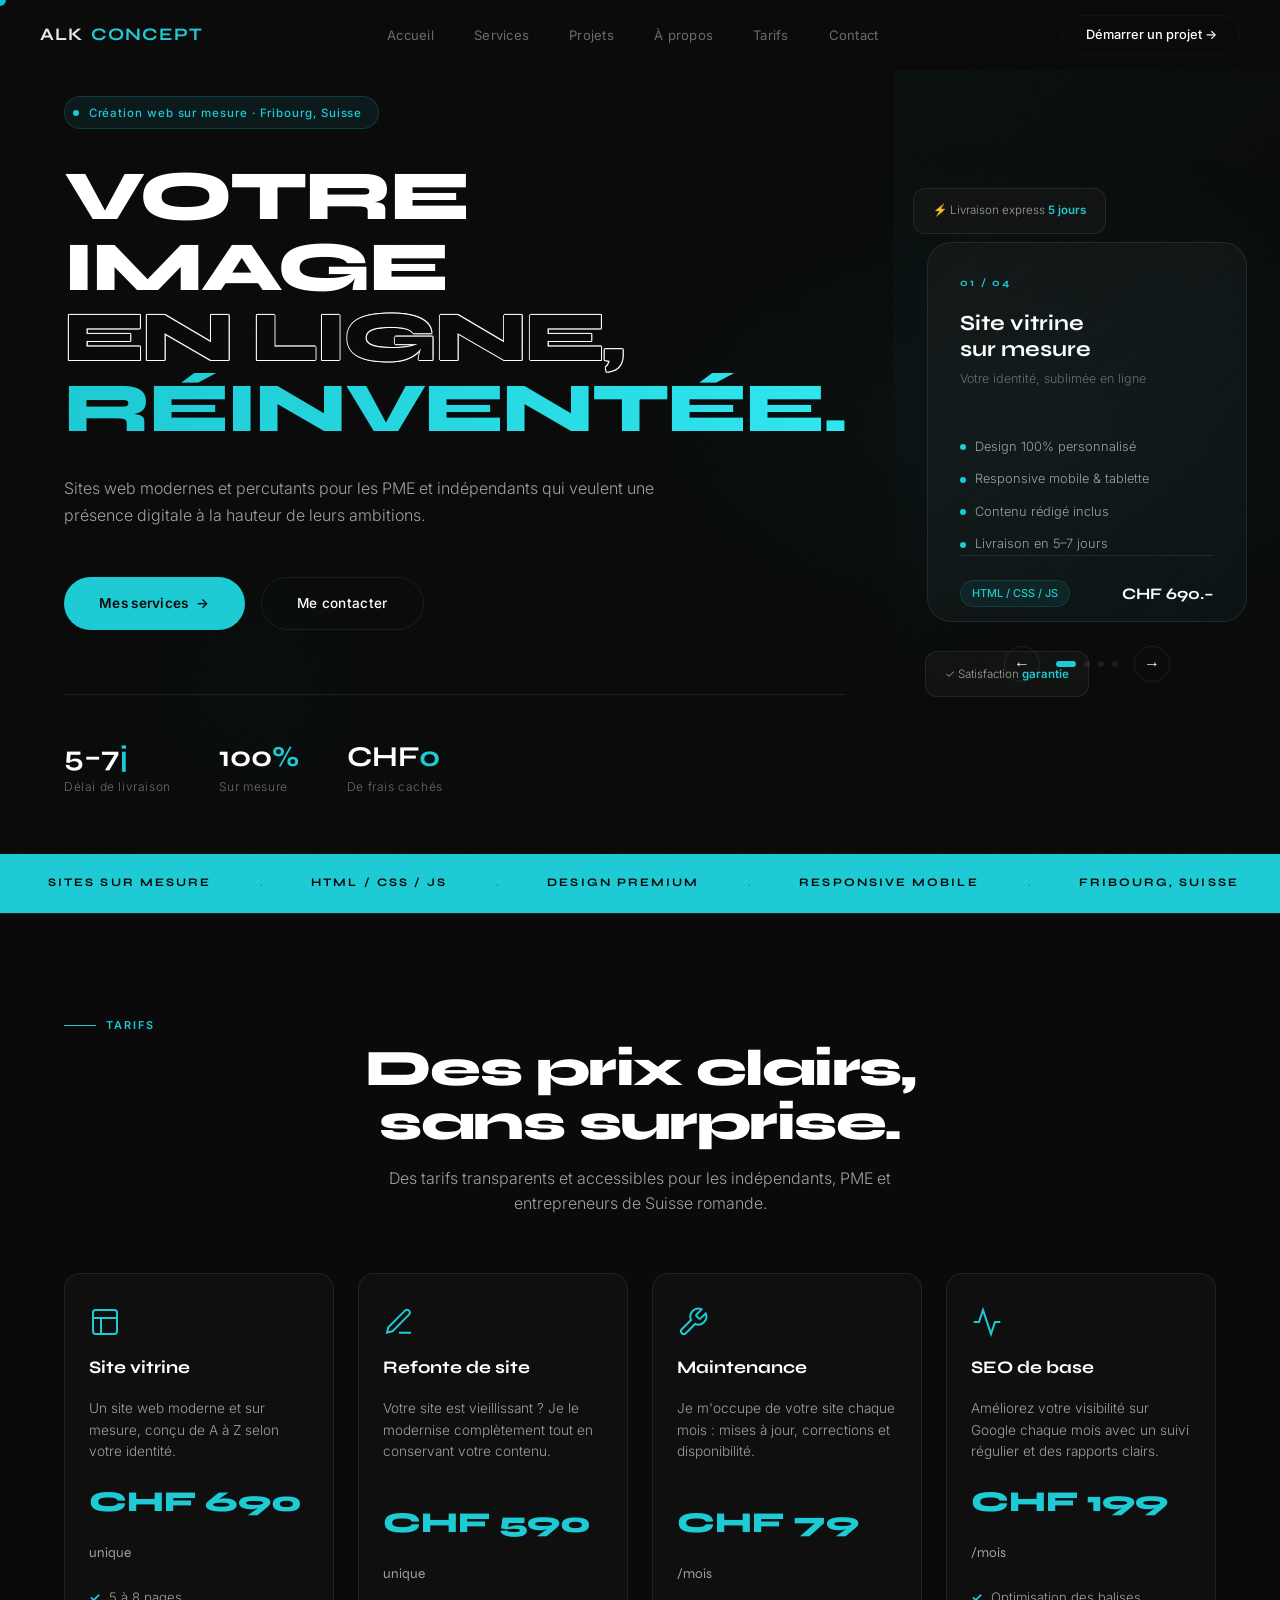
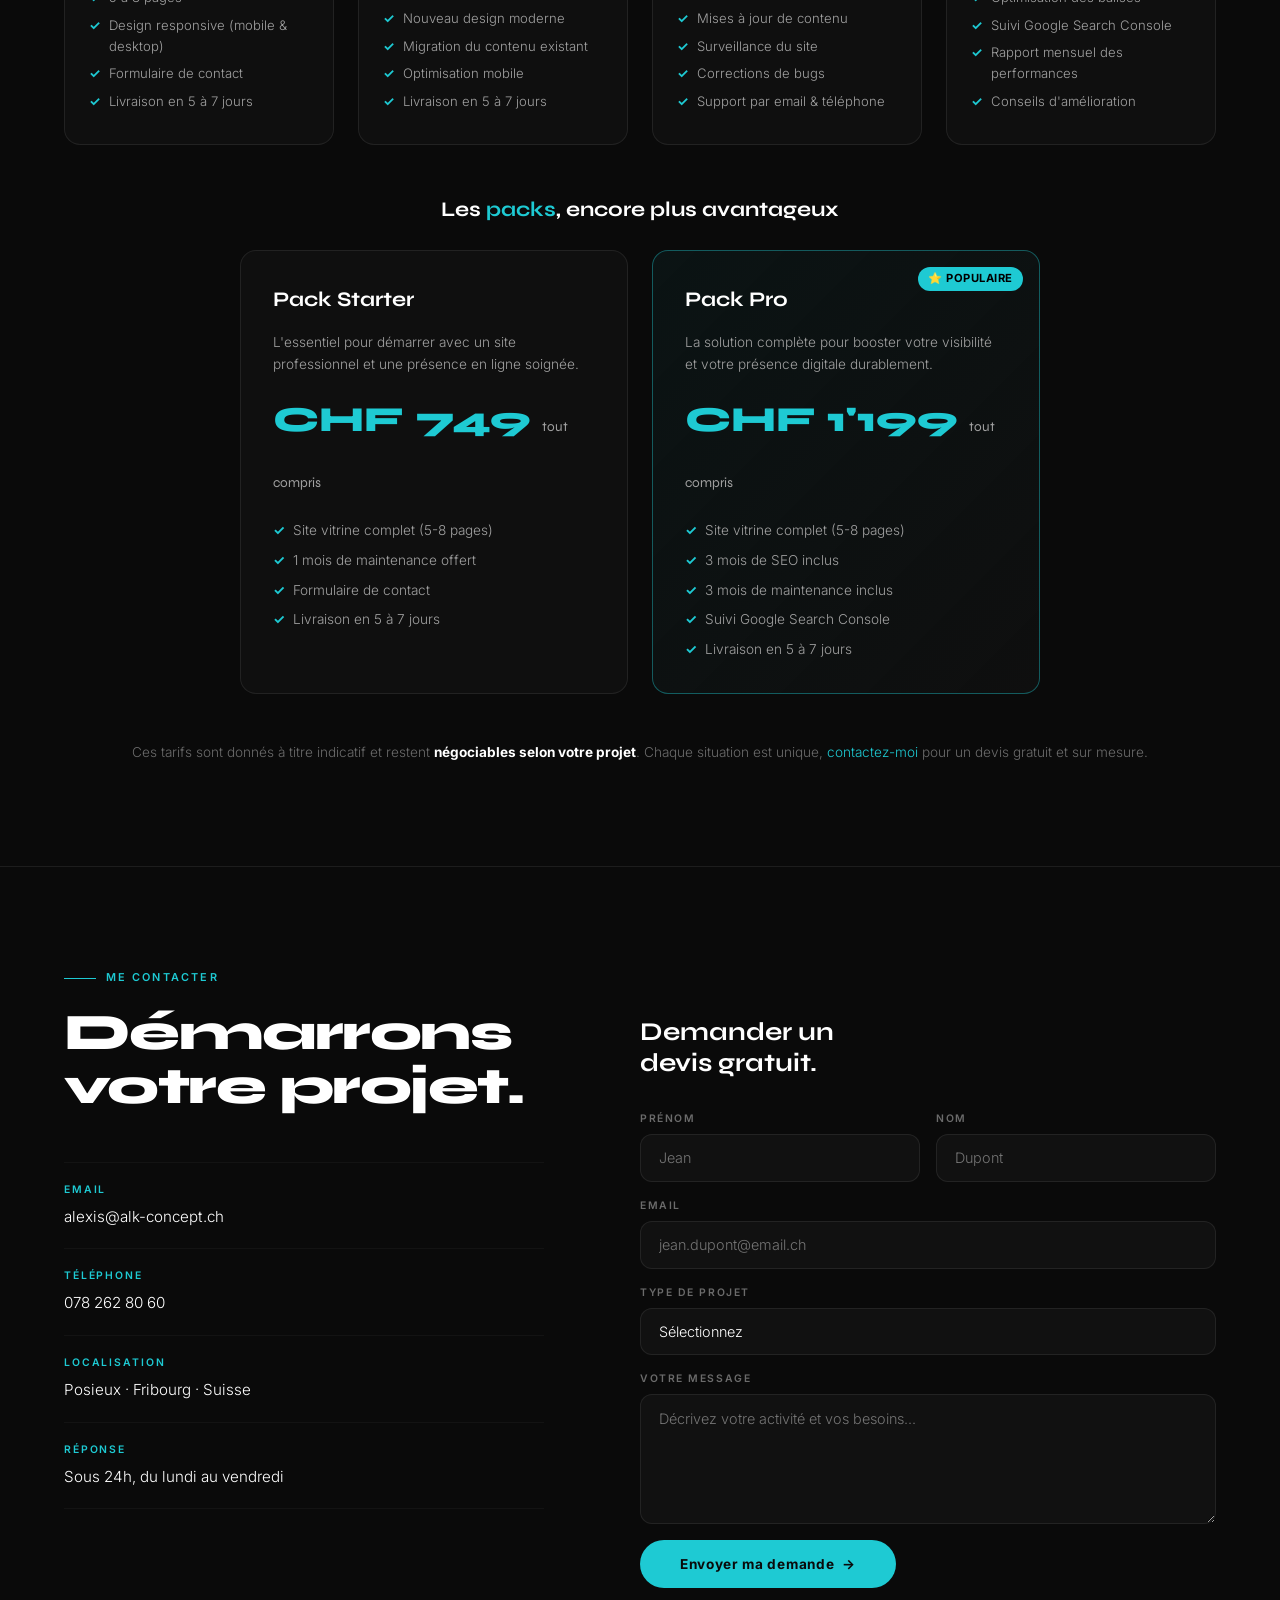
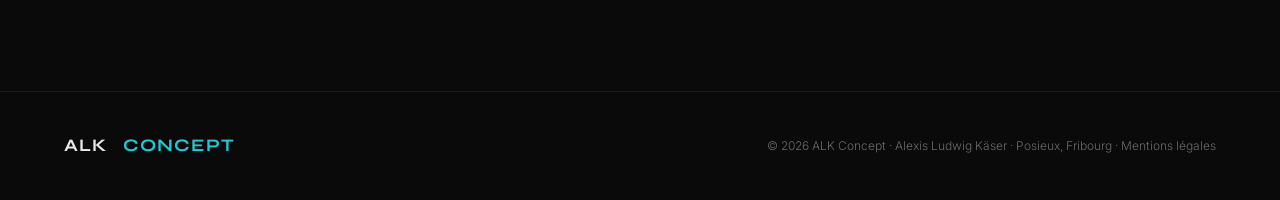
<file: index.html>
<!DOCTYPE html>
<html lang="fr">
<head>
<meta charset="UTF-8">
<meta name="viewport" content="width=device-width, initial-scale=1.0">
<title>ALK Concept | Création de sites web — Fribourg</title>
<meta name="description" content="Sites web sur mesure pour PME et indépendants en Suisse romande. Design unique codé à la main, livré en 5 à 7 jours dès CHF 690. Devis gratuit sous 48h.">
<link rel="canonical" href="https://alk-concept.ch/">
<meta property="og:type" content="website">
<meta property="og:url" content="https://alk-concept.ch/">
<meta property="og:title" content="ALK Concept | Création de sites web — Fribourg">
<meta property="og:description" content="Sites web sur mesure pour PME et indépendants en Suisse romande. Design unique codé à la main, livré en 5 à 7 jours dès CHF 690. Devis gratuit sous 48h.">
<meta property="og:image" content="https://alk-concept.ch/photo_profil.png">
<meta property="og:locale" content="fr_CH">
<meta name="twitter:card" content="summary">
<script type="application/ld+json">
{
  "@context": "https://schema.org",
  "@type": "LocalBusiness",
  "name": "ALK Concept",
  "description": "Création de sites web sur mesure pour PME et indépendants",
  "url": "https://alk-concept.ch",
  "telephone": "+41782628060",
  "email": "alexis@alk-concept.ch",
  "founder": { "@type": "Person", "name": "Alexis Ludwig Käser" },
  "address": {
    "@type": "PostalAddress",
    "addressLocality": "Posieux",
    "addressRegion": "Fribourg",
    "postalCode": "1725",
    "addressCountry": "CH"
  },
  "areaServed": ["Fribourg", "Bulle", "Lausanne", "Genève", "Neuchâtel", "Sion"],
  "priceRange": "CHF 79 - CHF 990",
  "sameAs": [
    "https://www.linkedin.com/in/alexis-kaser",
    "https://www.linkedin.com/company/alk-concept"
  ]
}
</script>
<link rel="icon" type="image/png" href="Logo%20arri%C3%A8re%20transp.png">
<link rel="apple-touch-icon" href="Logo%20arri%C3%A8re%20transp.png">
<link href="https://fonts.googleapis.com/css2?family=Inter:wght@300;400;500;600;700&family=Syne:wght@400;600;700;800&display=swap" rel="stylesheet">
<link rel="stylesheet" href="styles.css?v=3">
</head>
<body>

<!-- PRELOADER -->
<div id="preloader">
  <div class="pre-logo">ALK <span class="c">CONCEPT</span></div>
  <div class="pre-bar"></div>
</div>

<div id="scroll-progress"></div>

<div id="cursor"></div>
<div id="cursor-glow"></div>

<!-- NAV -->
<nav id="nav">
  <a class="nav-logo" href="index.html">
    <span class="logo-alk">ALK</span><span class="logo-concept">CONCEPT</span>
  </a>
  <ul class="nav-center">
    <li><a href="index.html">Accueil</a></li>
    <li><a href="services.html">Services</a></li>
    <li><a href="projets.html">Projets</a></li>
    <li><a href="a-propos.html">À propos</a></li>
    <li><a href="#tarifs">Tarifs</a></li>
    <li><a href="#contact">Contact</a></li>
  </ul>
  <a href="#contact" class="nav-cta">Démarrer un projet →</a>
  <button class="nav-toggle" id="navToggle" aria-label="Menu">
    <svg viewBox="0 0 24 24" fill="none" stroke="currentColor" stroke-width="2" stroke-linecap="round" stroke-linejoin="round">
      <path id="menu-icon-1" d="M3 6h18"/><path id="menu-icon-2" d="M3 12h18"/><path id="menu-icon-3" d="M3 18h18"/>
    </svg>
  </button>
</nav>

<!-- MOBILE NAV -->
<div class="nav-mobile" id="navMobile">
  <a href="index.html" class="nav-mobile-link">Accueil</a>
  <a href="services.html" class="nav-mobile-link">Services</a>
  <a href="projets.html" class="nav-mobile-link">Projets</a>
  <a href="a-propos.html" class="nav-mobile-link">À propos</a>
  <a href="#tarifs" class="nav-mobile-link">Tarifs</a>
  <a href="#contact" class="nav-mobile-link">Contact</a>
</div>

<!-- HERO -->
<section class="hero" id="home">
  <div class="hero-left">
    <div class="hero-badge">
      <span class="hero-badge-dot"></span>
      Création web sur mesure · Fribourg, Suisse
    </div>
    <h1>
      <span class="line1">VOTRE IMAGE</span>
      <span class="line2">EN LIGNE,</span>
      <span class="line3">RÉINVENTÉE.</span>
    </h1>
    <p class="hero-sub">
      Sites web modernes et percutants pour les PME et indépendants
      qui veulent une présence digitale à la hauteur de leurs ambitions.
    </p>
    <div class="hero-actions">
      <a href="services.html" class="btn-primary">Mes services <span>→</span></a>
      <a href="#contact" class="btn-ghost">Me contacter</a>
    </div>
    <div class="hero-stats">
      <div>
        <span class="hero-stat-val">5–7<span>j</span></span>
        <span class="hero-stat-label">Délai de livraison</span>
      </div>
      <div>
        <span class="hero-stat-val">100<span>%</span></span>
        <span class="hero-stat-label">Sur mesure</span>
      </div>
      <div>
        <span class="hero-stat-val">CHF<span>0</span></span>
        <span class="hero-stat-label">De frais cachés</span>
      </div>
    </div>
  </div>

  <div class="hero-right">
    <div class="float-el">⚡ Livraison express <span class="float-accent">5 jours</span></div>
    <div class="float-el">✓ Satisfaction <span class="float-accent">garantie</span></div>
    <div class="hero-visual">
      <div class="card-carousel" id="cardCarousel">
        <div class="card-slides">

          <!-- Carte 1 -->
          <div class="c-card active">
            <div class="c-card-num">01 / 04</div>
            <div class="c-card-title">Site vitrine<br>sur mesure</div>
            <div class="c-card-sub">Votre identité, sublimée en ligne</div>
            <div class="c-card-line"></div>
            <div class="c-card-items">
              <div class="c-card-item">Design 100% personnalisé</div>
              <div class="c-card-item">Responsive mobile & tablette</div>
              <div class="c-card-item">Contenu rédigé inclus</div>
              <div class="c-card-item">Livraison en 5–7 jours</div>
            </div>
            <div class="c-card-footer">
              <span class="c-card-tag">HTML / CSS / JS</span>
              <span class="c-card-price">CHF 690.–</span>
            </div>
          </div>

          <!-- Carte 2 -->
          <div class="c-card">
            <div class="c-card-num">02 / 04</div>
            <div class="c-card-title">Refonte de<br>site existant</div>
            <div class="c-card-sub">Donnez un second souffle à votre image</div>
            <div class="c-card-line"></div>
            <div class="c-card-items">
              <div class="c-card-item">Modernisation complète</div>
              <div class="c-card-item">Design mobile-first</div>
              <div class="c-card-item">Performance optimisée</div>
              <div class="c-card-item">Même contenu, nouvelle vie</div>
            </div>
            <div class="c-card-footer">
              <span class="c-card-tag">Redesign</span>
              <span class="c-card-price">CHF 590.–</span>
            </div>
          </div>

          <!-- Carte 3 -->
          <div class="c-card">
            <div class="c-card-num">03 / 04</div>
            <div class="c-card-title">Maintenance<br>mensuelle</div>
            <div class="c-card-sub">Votre site toujours au top</div>
            <div class="c-card-line"></div>
            <div class="c-card-items">
              <div class="c-card-item">Mises à jour de contenu</div>
              <div class="c-card-item">Surveillance du site</div>
              <div class="c-card-item">Corrections de bugs</div>
              <div class="c-card-item">Support email & téléphone</div>
            </div>
            <div class="c-card-footer">
              <span class="c-card-tag">Mensuel</span>
              <span class="c-card-price">CHF 79.–/mois</span>
            </div>
          </div>

          <!-- Carte 4 -->
          <div class="c-card">
            <div class="c-card-num">04 / 04</div>
            <div class="c-card-title">SEO<br>de base</div>
            <div class="c-card-sub">Visibilité maximale sur Google</div>
            <div class="c-card-line"></div>
            <div class="c-card-items">
              <div class="c-card-item">Optimisation des balises</div>
              <div class="c-card-item">Suivi Google Search Console</div>
              <div class="c-card-item">Rapport mensuel</div>
              <div class="c-card-item">Conseils d'amélioration</div>
            </div>
            <div class="c-card-footer">
              <span class="c-card-tag">Mensuel</span>
              <span class="c-card-price">CHF 199.–/mois</span>
            </div>
          </div>

        </div>

        <!-- Navigation -->
        <div class="card-nav">
          <button class="card-btn" id="cardPrev">←</button>
          <div class="card-dots" id="cardDots">
            <button class="card-dot active"></button>
            <button class="card-dot"></button>
            <button class="card-dot"></button>
            <button class="card-dot"></button>
          </div>
          <button class="card-btn" id="cardNext">→</button>
        </div>
      </div>
    </div>
  </div>
</section>

<!-- TICKER -->
<div class="ticker-wrap">
  <div class="ticker-inner">
    <span class="ticker-item">Sites sur mesure</span><span class="ticker-sep">·</span>
    <span class="ticker-item">HTML / CSS / JS</span><span class="ticker-sep">·</span>
    <span class="ticker-item">Design premium</span><span class="ticker-sep">·</span>
    <span class="ticker-item">Responsive mobile</span><span class="ticker-sep">·</span>
    <span class="ticker-item">Fribourg, Suisse</span><span class="ticker-sep">·</span>
    <span class="ticker-item">Livraison 5–7 jours</span><span class="ticker-sep">·</span>
    <span class="ticker-item">Prix transparent</span><span class="ticker-sep">·</span>
    <span class="ticker-item">Sites sur mesure</span><span class="ticker-sep">·</span>
    <span class="ticker-item">HTML / CSS / JS</span><span class="ticker-sep">·</span>
    <span class="ticker-item">Design premium</span><span class="ticker-sep">·</span>
    <span class="ticker-item">Responsive mobile</span><span class="ticker-sep">·</span>
    <span class="ticker-item">Fribourg, Suisse</span><span class="ticker-sep">·</span>
    <span class="ticker-item">Livraison 5–7 jours</span><span class="ticker-sep">·</span>
    <span class="ticker-item">Prix transparent</span><span class="ticker-sep">·</span>
  </div>
</div>

<!-- TARIFS -->
<section class="section tarifs-section" id="tarifs">
  <div class="section-inner">

    <div class="tarifs-intro reveal">
      <span class="label">Tarifs</span>
      <h2 class="title">Des prix clairs,<br>sans surprise.</h2>
      <p>Des tarifs transparents et accessibles pour les indépendants, PME et entrepreneurs de Suisse romande.</p>
    </div>

    <!-- Services -->
    <div class="tarifs-grid">
      <div class="tarif-card reveal">
        <div class="tarif-icon"><svg viewBox="0 0 24 24" width="32" height="32" fill="none" stroke="var(--accent)" stroke-width="1.5"><rect x="3" y="3" width="18" height="18" rx="2"/><path d="M3 9h18"/><path d="M9 21V9"/></svg></div>
        <div class="tarif-name">Site vitrine</div>
        <div class="tarif-desc">Un site web moderne et sur mesure, conçu de A à Z selon votre identité.</div>
        <div class="tarif-price">CHF 690 <span>unique</span></div>
        <ul class="tarif-includes">
          <li>5 à 8 pages</li>
          <li>Design responsive (mobile & desktop)</li>
          <li>Formulaire de contact</li>
          <li>Livraison en 5 à 7 jours</li>
        </ul>
      </div>

      <div class="tarif-card reveal">
        <div class="tarif-icon"><svg viewBox="0 0 24 24" width="32" height="32" fill="none" stroke="var(--accent)" stroke-width="1.5"><path d="M12 20h9"/><path d="M16.5 3.5a2.121 2.121 0 013 3L7 19l-4 1 1-4L16.5 3.5z"/></svg></div>
        <div class="tarif-name">Refonte de site</div>
        <div class="tarif-desc">Votre site est vieillissant ? Je le modernise complètement tout en conservant votre contenu.</div>
        <div class="tarif-price">CHF 590 <span>unique</span></div>
        <ul class="tarif-includes">
          <li>Nouveau design moderne</li>
          <li>Migration du contenu existant</li>
          <li>Optimisation mobile</li>
          <li>Livraison en 5 à 7 jours</li>
        </ul>
      </div>

      <div class="tarif-card reveal">
        <div class="tarif-icon"><svg viewBox="0 0 24 24" width="32" height="32" fill="none" stroke="var(--accent)" stroke-width="1.5"><path d="M14.7 6.3a1 1 0 0 0 0 1.4l1.6 1.6a1 1 0 0 0 1.4 0l3.77-3.77a6 6 0 0 1-7.94 7.94l-6.91 6.91a2.12 2.12 0 0 1-3-3l6.91-6.91a6 6 0 0 1 7.94-7.94l-3.76 3.76z"/></svg></div>
        <div class="tarif-name">Maintenance</div>
        <div class="tarif-desc">Je m'occupe de votre site chaque mois : mises à jour, corrections et disponibilité.</div>
        <div class="tarif-price">CHF 79 <span>/mois</span></div>
        <ul class="tarif-includes">
          <li>Mises à jour de contenu</li>
          <li>Surveillance du site</li>
          <li>Corrections de bugs</li>
          <li>Support par email & téléphone</li>
        </ul>
      </div>

      <div class="tarif-card reveal">
        <div class="tarif-icon"><svg viewBox="0 0 24 24" width="32" height="32" fill="none" stroke="var(--accent)" stroke-width="1.5"><polyline points="22 12 18 12 15 21 9 3 6 12 2 12"/></svg></div>
        <div class="tarif-name">SEO de base</div>
        <div class="tarif-desc">Améliorez votre visibilité sur Google chaque mois avec un suivi régulier et des rapports clairs.</div>
        <div class="tarif-price">CHF 199 <span>/mois</span></div>
        <ul class="tarif-includes">
          <li>Optimisation des balises</li>
          <li>Suivi Google Search Console</li>
          <li>Rapport mensuel des performances</li>
          <li>Conseils d'amélioration</li>
        </ul>
      </div>
    </div>

    <!-- Packs -->
    <div class="packs-title reveal">Les <span>packs</span>, encore plus avantageux</div>
    <div class="packs-grid">
      <div class="pack-card reveal">
        <div class="pack-name">Pack Starter</div>
        <div class="pack-content">L'essentiel pour démarrer avec un site professionnel et une présence en ligne soignée.</div>
        <div class="pack-price">CHF 749 <span>tout compris</span></div>
        <ul class="pack-includes">
          <li>Site vitrine complet (5-8 pages)</li>
          <li>1 mois de maintenance offert</li>
          <li>Formulaire de contact</li>
          <li>Livraison en 5 à 7 jours</li>
        </ul>
      </div>

      <div class="pack-card featured reveal">
        <div class="pack-badge">⭐ Populaire</div>
        <div class="pack-name">Pack Pro</div>
        <div class="pack-content">La solution complète pour booster votre visibilité et votre présence digitale durablement.</div>
        <div class="pack-price">CHF 1'199 <span>tout compris</span></div>
        <ul class="pack-includes">
          <li>Site vitrine complet (5-8 pages)</li>
          <li>3 mois de SEO inclus</li>
          <li>3 mois de maintenance inclus</li>
          <li>Suivi Google Search Console</li>
          <li>Livraison en 5 à 7 jours</li>
        </ul>
      </div>
    </div>

    <p class="tarifs-note reveal">Ces tarifs sont donnés à titre indicatif et restent <strong style="color:var(--white)">négociables selon votre projet</strong>. Chaque situation est unique, <a href="#contact">contactez-moi</a> pour un devis gratuit et sur mesure.</p>
  </div>
</section>

<!-- CONTACT -->
<section class="section contact-section" id="contact">
  <div class="section-inner">
    <div class="contact-grid">
      <div>
        <div class="reveal">
          <span class="label">Me contacter</span>
          <h2 class="title">Démarrons<br>votre projet.</h2>
        </div>
        <div class="contact-info reveal">
          <div class="info-block">
            <div class="info-key">Email</div>
            <div class="info-val"><a href="mailto:alexis@alk-concept.ch">alexis@alk-concept.ch</a></div>
          </div>
          <div class="info-block">
            <div class="info-key">Téléphone</div>
            <div class="info-val"><a href="tel:0782628060">078 262 80 60</a></div>
          </div>
          <div class="info-block">
            <div class="info-key">Localisation</div>
            <div class="info-val">Posieux · Fribourg · Suisse</div>
          </div>
          <div class="info-block">
            <div class="info-key">Réponse</div>
            <div class="info-val">Sous 24h, du lundi au vendredi</div>
          </div>
        </div>
      </div>

      <div class="form-wrap reveal">
        <div class="form-title">Demander un<br>devis gratuit.</div>
        <form class="form" id="contactForm" action="https://formspree.io/f/mrejepeg" method="POST">
          <div class="form-2">
            <div class="field">
              <label for="prenom">Prénom</label>
              <input type="text" id="prenom" name="prenom" placeholder="Jean" required>
            </div>
            <div class="field">
              <label for="nom">Nom</label>
              <input type="text" id="nom" name="nom" placeholder="Dupont" required>
            </div>
          </div>
          <div class="field">
            <label for="email">Email</label>
            <input type="email" id="email" name="email" placeholder="jean.dupont@email.ch" required>
          </div>
          <div class="field">
            <label for="projet">Type de projet</label>
            <select id="projet" name="projet" required>
              <option value="">Sélectionnez</option>
              <option>Site vitrine sur mesure</option>
              <option>Refonte de site existant</option>
              <option>Maintenance mensuelle</option>
              <option>SEO de base</option>
              <option>Autre demande</option>
            </select>
          </div>
          <div class="field">
            <label for="message">Votre message</label>
            <textarea id="message" name="message" placeholder="Décrivez votre activité et vos besoins..." required></textarea>
          </div>
          <button type="submit" class="form-btn" id="submitBtn">
            Envoyer ma demande <span>→</span>
          </button>
        </form>
      </div>
    </div>
  </div>
</section>

<!-- FOOTER -->
<footer>
  <div class="footer-logo">
    <span class="logo-alk">ALK</span><span class="logo-concept">CONCEPT</span>
  </div>
  <div class="footer-copy">© 2026 ALK Concept · Alexis Ludwig Käser · Posieux, Fribourg · <a href="mentions-legales.html" style="color:var(--muted);text-decoration:none;transition:color 0.2s;" onmouseover="this.style.color='var(--accent)'" onmouseout="this.style.color='var(--muted)'">Mentions légales</a></div>
</footer>

<script src="script.js?v=3"></script>
</body>
</html>
</file>
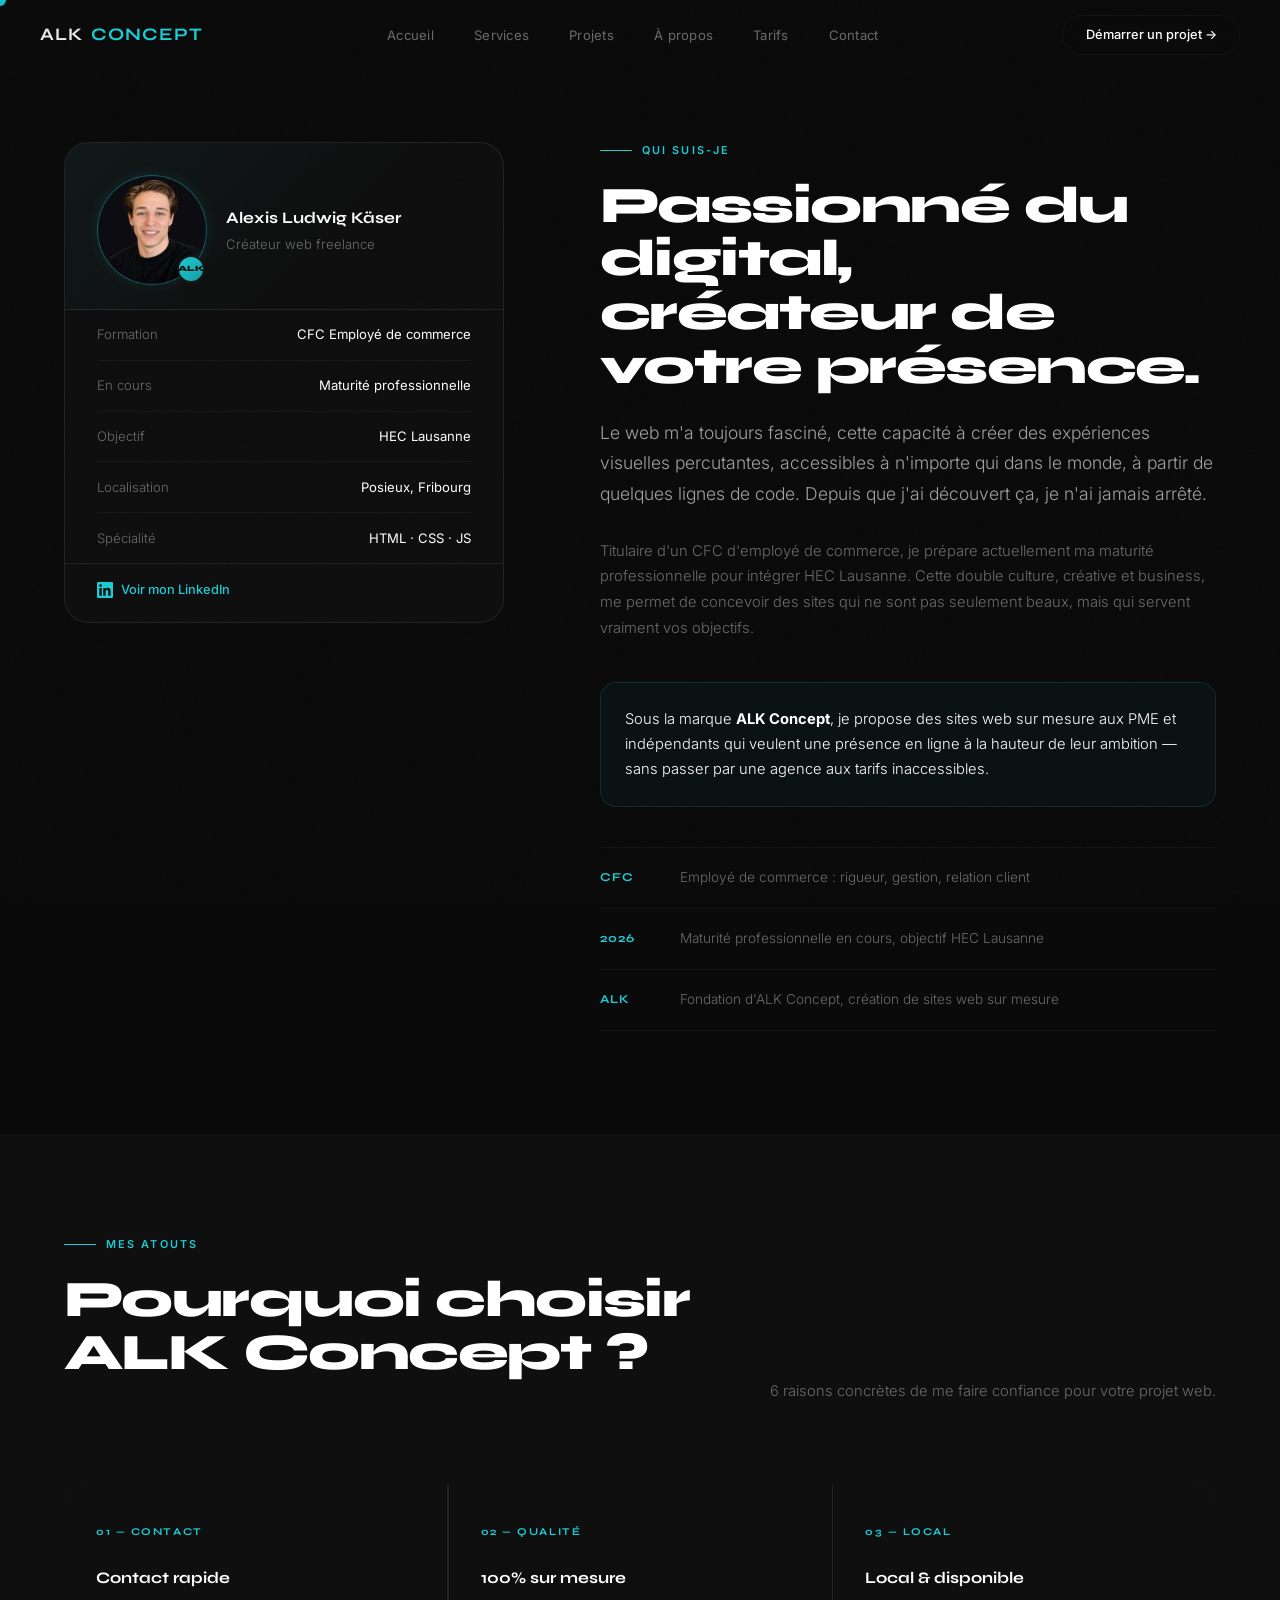
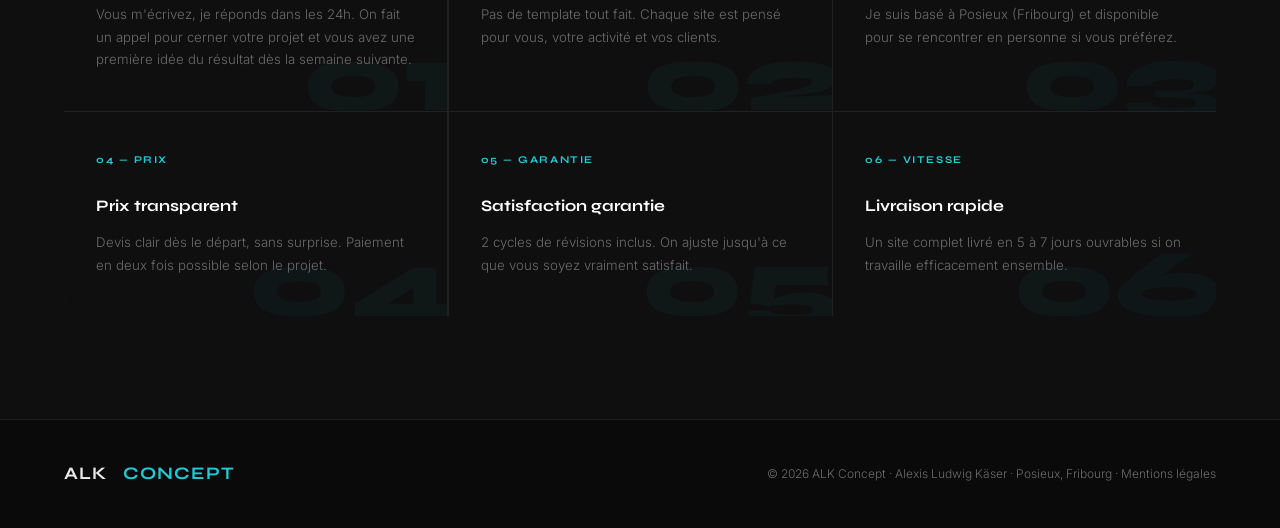
<file: a-propos.html>
<!DOCTYPE html>
<html lang="fr">
<head>
<meta charset="UTF-8">
<meta name="viewport" content="width=device-width, initial-scale=1.0">
<title>À propos | ALK Concept — Alexis Käser, créateur web à Fribourg</title>
<meta name="description" content="Alexis Käser, 18 ans, créateur web freelance à Fribourg. CFC employé de commerce, objectif HEC Lausanne. Découvrez mon parcours et mes réalisations.">
<link rel="canonical" href="https://alk-concept.ch/a-propos.html">
<meta property="og:type" content="website">
<meta property="og:url" content="https://alk-concept.ch/a-propos.html">
<meta property="og:title" content="À propos | ALK Concept — Alexis Käser, créateur web à Fribourg">
<meta property="og:description" content="Alexis Käser, 18 ans, créateur web freelance à Fribourg. CFC employé de commerce, objectif HEC Lausanne. Découvrez mon parcours et mes réalisations.">
<meta property="og:image" content="https://alk-concept.ch/photo_profil.png">
<meta property="og:locale" content="fr_CH">
<meta name="twitter:card" content="summary">
<link rel="icon" type="image/png" href="Logo%20arri%C3%A8re%20transp.png">
<link rel="apple-touch-icon" href="Logo%20arri%C3%A8re%20transp.png">
<link href="https://fonts.googleapis.com/css2?family=Inter:wght@300;400;500;600;700&family=Syne:wght@400;600;700;800&display=swap" rel="stylesheet">
<link rel="stylesheet" href="styles.css?v=3">
</head>
<body>

<!-- PRELOADER -->
<div id="preloader">
  <div class="pre-logo">ALK <span class="c">CONCEPT</span></div>
  <div class="pre-bar"></div>
</div>

<div id="scroll-progress"></div>

<div id="cursor"></div>
<div id="cursor-glow"></div>

<!-- NAV -->
<nav id="nav">
  <a class="nav-logo" href="index.html">
    <span class="logo-alk">ALK</span><span class="logo-concept">CONCEPT</span>
  </a>
  <ul class="nav-center">
    <li><a href="index.html">Accueil</a></li>
    <li><a href="services.html">Services</a></li>
    <li><a href="projets.html">Projets</a></li>
    <li><a href="a-propos.html">À propos</a></li>
    <li><a href="index.html#tarifs">Tarifs</a></li>
    <li><a href="index.html#contact">Contact</a></li>
  </ul>
  <a href="index.html#contact" class="nav-cta">Démarrer un projet →</a>
  <button class="nav-toggle" id="navToggle" aria-label="Menu">
    <svg viewBox="0 0 24 24" fill="none" stroke="currentColor" stroke-width="2" stroke-linecap="round" stroke-linejoin="round">
      <path id="menu-icon-1" d="M3 6h18"/><path id="menu-icon-2" d="M3 12h18"/><path id="menu-icon-3" d="M3 18h18"/>
    </svg>
  </button>
</nav>

<!-- MOBILE NAV -->
<div class="nav-mobile" id="navMobile">
  <a href="index.html" class="nav-mobile-link">Accueil</a>
  <a href="services.html" class="nav-mobile-link">Services</a>
  <a href="projets.html" class="nav-mobile-link">Projets</a>
  <a href="a-propos.html" class="nav-mobile-link">À propos</a>
  <a href="index.html#tarifs" class="nav-mobile-link">Tarifs</a>
  <a href="index.html#contact" class="nav-mobile-link">Contact</a>
</div>

<!-- ABOUT -->
<section class="section page-top" id="about">
  <div class="section-inner">
    <div class="about-grid">
      <div class="about-sticky reveal">
        <div class="card-glass">
          <div class="about-card-header">
            <div class="avatar-photo-wrap">
              <img src="photo_profil.png" alt="Alexis Ludwig Käser" class="avatar-photo">
              <div class="avatar-badge">ALK</div>
            </div>
            <div class="about-card-info">
              <div class="about-card-name">Alexis Ludwig Käser</div>
              <div class="about-card-role">Créateur web freelance</div>
            </div>
          </div>
          <div class="about-card-stats">
            <div class="stat-row">
              <span class="stat-key">Formation</span>
              <span class="stat-data">CFC Employé de commerce</span>
            </div>
            <div class="stat-row">
              <span class="stat-key">En cours</span>
              <span class="stat-data">Maturité professionnelle</span>
            </div>
            <div class="stat-row">
              <span class="stat-key">Objectif</span>
              <span class="stat-data">HEC Lausanne</span>
            </div>
            <div class="stat-row">
              <span class="stat-key">Localisation</span>
              <span class="stat-data">Posieux, Fribourg</span>
            </div>
            <div class="stat-row">
              <span class="stat-key">Spécialité</span>
              <span class="stat-data">HTML · CSS · JS</span>
            </div>
          </div>
          <div class="about-card-linkedin">
            <a href="https://linkedin.com/in/alexis-kaser" target="_blank" rel="noopener" class="linkedin-btn">
              <svg width="16" height="16" viewBox="0 0 24 24" fill="currentColor"><path d="M20.447 20.452h-3.554v-5.569c0-1.328-.027-3.037-1.852-3.037-1.853 0-2.136 1.445-2.136 2.939v5.667H9.351V9h3.414v1.561h.046c.477-.9 1.637-1.85 3.37-1.85 3.601 0 4.267 2.37 4.267 5.455v6.286zM5.337 7.433a2.062 2.062 0 01-2.063-2.065 2.064 2.064 0 112.063 2.065zm1.782 13.019H3.555V9h3.564v11.452zM22.225 0H1.771C.792 0 0 .774 0 1.729v20.542C0 23.227.792 24 1.771 24h20.451C23.2 24 24 23.227 24 22.271V1.729C24 .774 23.2 0 22.222 0h.003z"/></svg>
              Voir mon LinkedIn
            </a>
          </div>
        </div>
      </div>

      <div class="about-text reveal">
        <span class="label">Qui suis-je</span>
        <h2 class="title">Passionné du digital,<br>créateur de votre présence.</h2>

        <p class="lead">
          Le web m'a toujours fasciné, cette capacité à créer des expériences
          visuelles percutantes, accessibles à n'importe qui dans le monde, à partir de
          quelques lignes de code. Depuis que j'ai découvert ça, je n'ai jamais arrêté.
        </p>

        <p>
          Titulaire d'un CFC d'employé de commerce, je prépare actuellement ma maturité
          professionnelle pour intégrer HEC Lausanne.
          Cette double culture, créative et business, me permet de concevoir des sites
          qui ne sont pas seulement beaux, mais qui servent vraiment vos objectifs.
        </p>

        <div class="highlight-card">
          <p>
            Sous la marque <strong>ALK Concept</strong>, je propose des sites web sur mesure aux PME et
            indépendants qui veulent une présence en ligne à la hauteur de leur ambition —
            sans passer par une agence aux tarifs inaccessibles.
          </p>
        </div>

        <div class="timeline">
          <div class="tl-row">
            <div class="tl-tag">CFC</div>
            <div class="tl-content">Employé de commerce : rigueur, gestion, relation client</div>
          </div>
          <div class="tl-row">
            <div class="tl-tag">2026</div>
            <div class="tl-content">Maturité professionnelle en cours, objectif HEC Lausanne</div>
          </div>
          <div class="tl-row">
            <div class="tl-tag">ALK</div>
            <div class="tl-content">Fondation d'ALK Concept, création de sites web sur mesure</div>
          </div>
        </div>
      </div>
    </div>
  </div>
</section>

<!-- WHY -->
<section class="section why-section" id="pourquoi">
  <div class="section-inner">
    <div class="why-head reveal">
      <div>
        <span class="label">Mes atouts</span>
        <h2 class="title">Pourquoi choisir<br>ALK Concept ?</h2>
      </div>
      <p class="why-sub">6 raisons concrètes de me faire confiance pour votre projet web.</p>
    </div>

    <div class="why-grid reveal">
      <div class="why-card">
        <span class="why-num-big">01</span>
        <span class="why-tag">01 — CONTACT</span>
        <h3>Contact rapide</h3>
        <p>Vous m'écrivez, je réponds dans les 24h. On fait un appel pour cerner votre projet et vous avez une première idée du résultat dès la semaine suivante.</p>
      </div>
      <div class="why-card">
        <span class="why-num-big">02</span>
        <span class="why-tag">02 — QUALITÉ</span>
        <h3>100% sur mesure</h3>
        <p>Pas de template tout fait. Chaque site est pensé pour vous, votre activité et vos clients.</p>
      </div>
      <div class="why-card">
        <span class="why-num-big">03</span>
        <span class="why-tag">03 — LOCAL</span>
        <h3>Local & disponible</h3>
        <p>Je suis basé à Posieux (Fribourg) et disponible pour se rencontrer en personne si vous préférez.</p>
      </div>
      <div class="why-card">
        <span class="why-num-big">04</span>
        <span class="why-tag">04 — PRIX</span>
        <h3>Prix transparent</h3>
        <p>Devis clair dès le départ, sans surprise. Paiement en deux fois possible selon le projet.</p>
      </div>
      <div class="why-card">
        <span class="why-num-big">05</span>
        <span class="why-tag">05 — GARANTIE</span>
        <h3>Satisfaction garantie</h3>
        <p>2 cycles de révisions inclus. On ajuste jusqu'à ce que vous soyez vraiment satisfait.</p>
      </div>
      <div class="why-card">
        <span class="why-num-big">06</span>
        <span class="why-tag">06 — VITESSE</span>
        <h3>Livraison rapide</h3>
        <p>Un site complet livré en 5 à 7 jours ouvrables si on travaille efficacement ensemble.</p>
      </div>
    </div>
  </div>
</section>


<!-- FOOTER -->
<footer>
  <div class="footer-logo">
    <span class="logo-alk">ALK</span><span class="logo-concept">CONCEPT</span>
  </div>
  <div class="footer-copy">© 2026 ALK Concept · Alexis Ludwig Käser · Posieux, Fribourg · <a href="mentions-legales.html" style="color:var(--muted);text-decoration:none;transition:color 0.2s;" onmouseover="this.style.color='var(--accent)'" onmouseout="this.style.color='var(--muted)'">Mentions légales</a></div>
</footer>

<script src="script.js?v=3"></script>
</body>
</html>
</file>
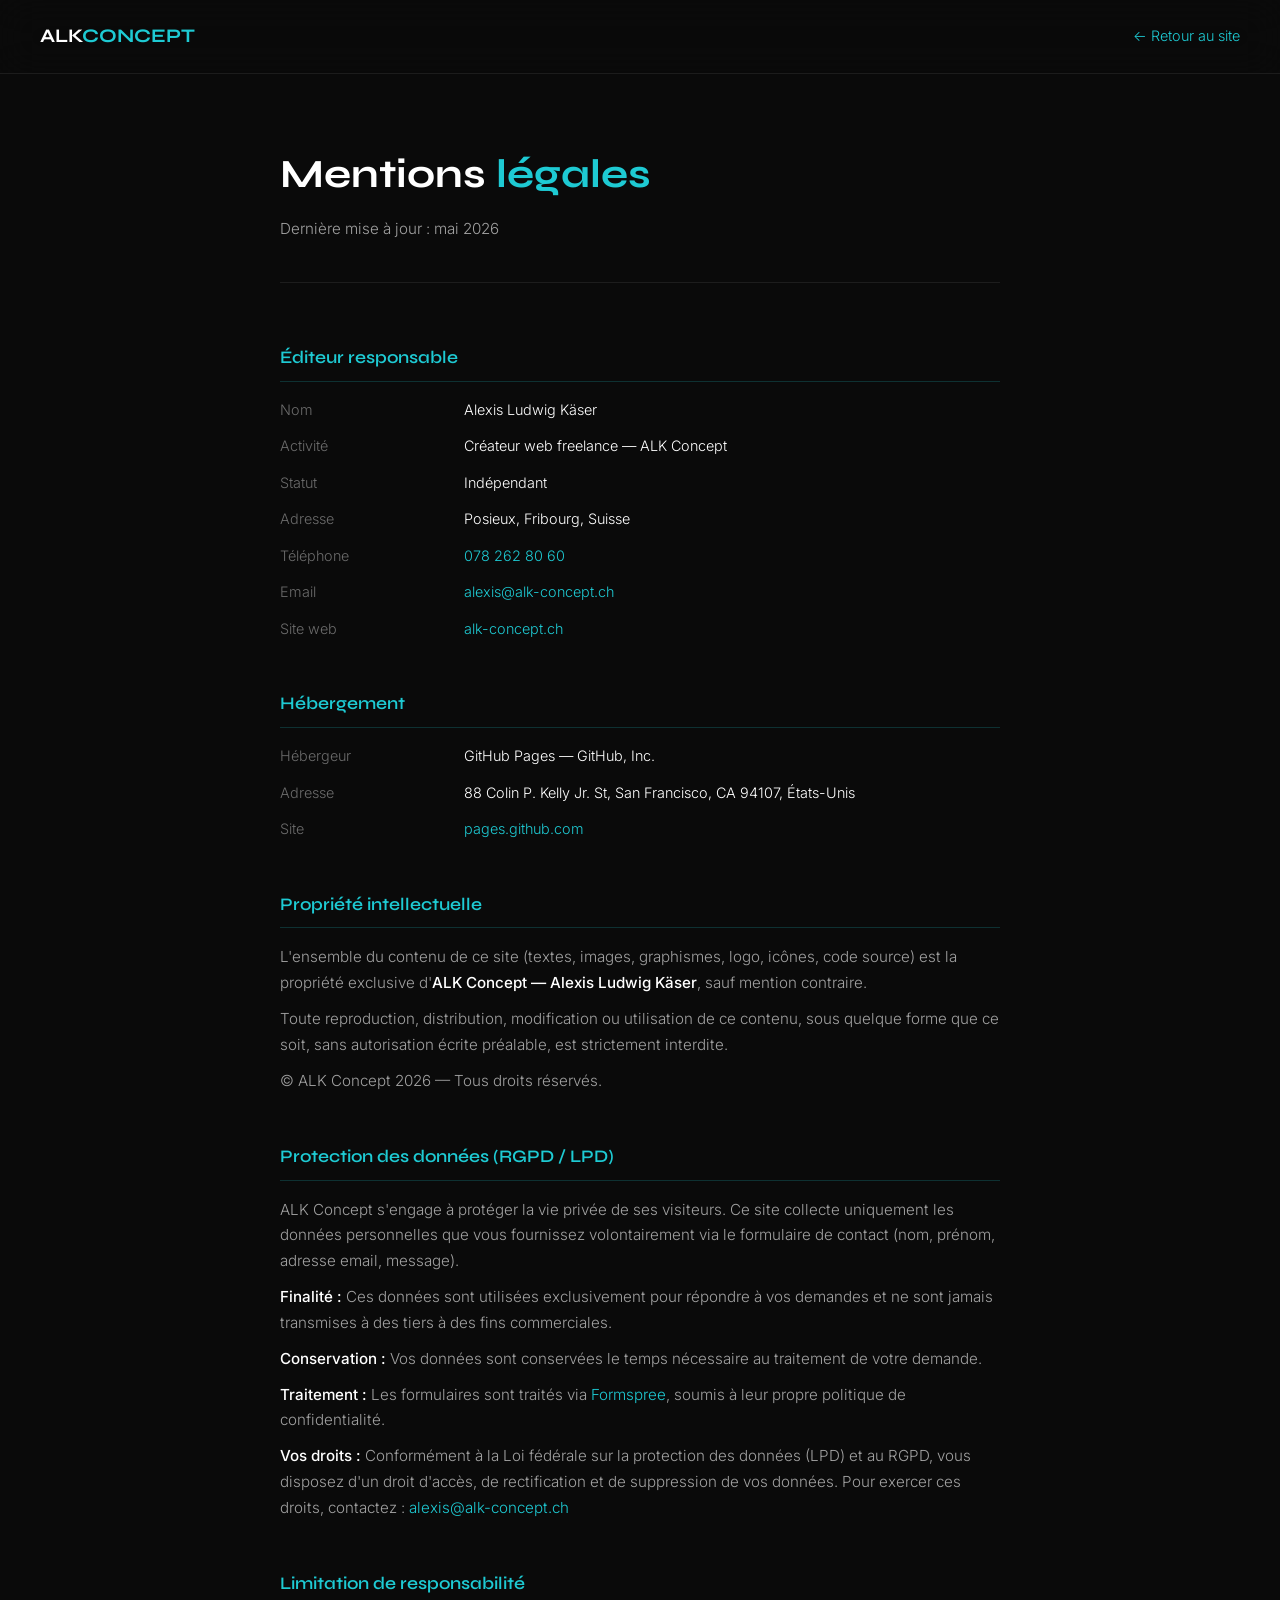
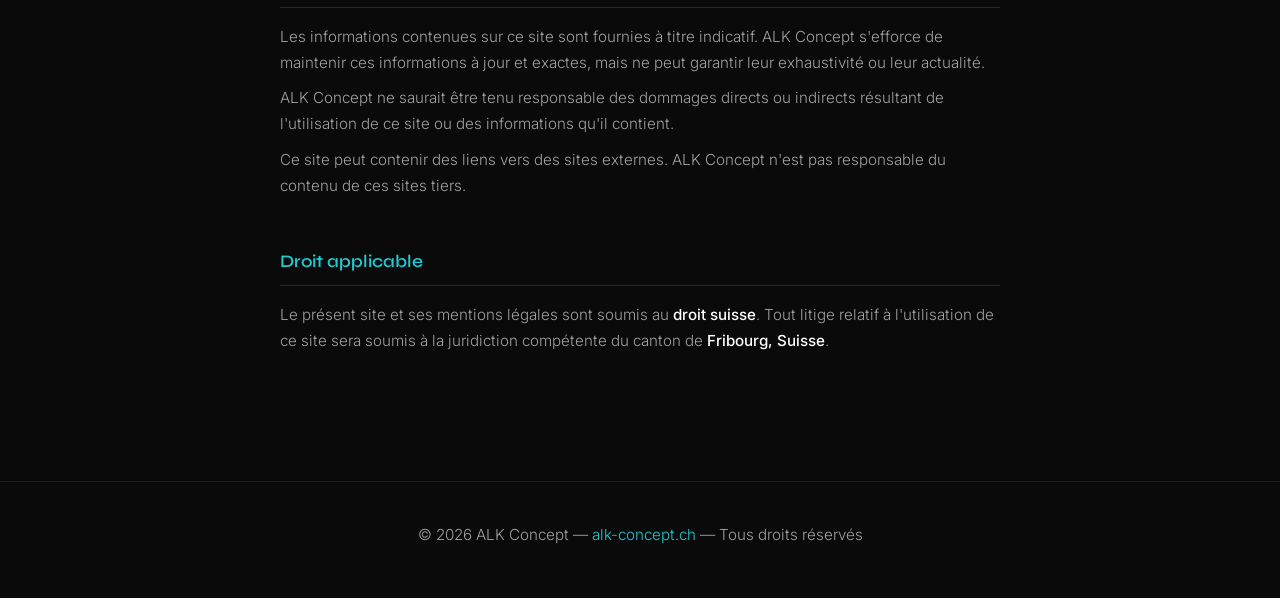
<file: mentions-legales.html>
<!DOCTYPE html>
<html lang="fr">
<head>
<meta charset="UTF-8">
<meta name="viewport" content="width=device-width, initial-scale=1.0">
<title>Mentions légales — ALK Concept</title>
<link rel="icon" type="image/png" href="Logo%20arri%C3%A8re%20transp.png">
<link href="https://fonts.googleapis.com/css2?family=Inter:wght@300;400;500;600;700&family=Syne:wght@400;600;700;800&display=swap" rel="stylesheet">
<style>
*, *::before, *::after { margin:0; padding:0; box-sizing:border-box; }

:root {
  --bg: #0A0A0A;
  --bg2: #0F0F0F;
  --bg3: #141414;
  --white: #FFFFFF;
  --muted: #6B6B6B;
  --subtle: #A1A1A1;
  --accent: #1ECAD3;
  --border: rgba(255,255,255,0.08);
}

html { scroll-behavior: smooth; }
body {
  background: var(--bg);
  color: var(--white);
  font-family: 'Inter', sans-serif;
  font-weight: 300;
  line-height: 1.7;
}

/* NAV */
#nav {
  position: fixed;
  top: 0; left: 0; right: 0;
  z-index: 100;
  padding: 20px 40px;
  display: flex;
  align-items: center;
  justify-content: space-between;
  background: rgba(10,10,10,0.9);
  backdrop-filter: blur(20px);
  border-bottom: 1px solid var(--border);
}

.logo {
  font-family: 'Syne', sans-serif;
  font-weight: 700;
  font-size: 1.2rem;
  text-decoration: none;
}
.logo-alk { color: #fff; }
.logo-concept { color: var(--accent); }

.nav-back {
  color: var(--accent);
  text-decoration: none;
  font-size: 0.9rem;
  display: flex;
  align-items: center;
  gap: 8px;
  transition: opacity 0.2s;
}
.nav-back:hover { opacity: 0.7; }

/* MAIN */
main {
  max-width: 800px;
  margin: 0 auto;
  padding: 140px 40px 80px;
}

h1 {
  font-family: 'Syne', sans-serif;
  font-size: 2.5rem;
  font-weight: 700;
  margin-bottom: 8px;
}

h1 span { color: var(--accent); }

.subtitle {
  color: var(--subtle);
  font-size: 0.95rem;
  margin-bottom: 60px;
  padding-bottom: 40px;
  border-bottom: 1px solid var(--border);
}

.section {
  margin-bottom: 48px;
}

h2 {
  font-family: 'Syne', sans-serif;
  font-size: 1.1rem;
  font-weight: 600;
  color: var(--accent);
  margin-bottom: 16px;
  padding-bottom: 8px;
  border-bottom: 1px solid rgba(30,202,211,0.2);
}

p {
  color: var(--subtle);
  font-size: 0.95rem;
  margin-bottom: 10px;
}

strong {
  color: var(--white);
  font-weight: 500;
}

a {
  color: var(--accent);
  text-decoration: none;
}
a:hover { text-decoration: underline; }

.info-grid {
  display: grid;
  grid-template-columns: 160px 1fr;
  gap: 12px 24px;
}

.info-label {
  color: var(--muted);
  font-size: 0.9rem;
}

.info-value {
  color: var(--white);
  font-size: 0.9rem;
}

/* FOOTER */
footer {
  text-align: center;
  padding: 40px;
  color: var(--muted);
  font-size: 0.85rem;
  border-top: 1px solid var(--border);
}

footer a { color: var(--accent); }

@media (max-width: 600px) {
  #nav { padding: 16px 20px; }
  main { padding: 110px 20px 60px; }
  h1 { font-size: 1.8rem; }
  .info-grid { grid-template-columns: 1fr; gap: 4px; }
  .info-label { color: var(--accent); font-size: 0.8rem; }
}
</style>
</head>
<body>

<!-- NAV -->
<nav id="nav">
  <a href="index.html" class="logo">
    <span class="logo-alk">ALK</span><span class="logo-concept">CONCEPT</span>
  </a>
  <a href="index.html" class="nav-back">← Retour au site</a>
</nav>

<!-- MAIN -->
<main>
  <h1>Mentions <span>légales</span></h1>
  <p class="subtitle">Dernière mise à jour : mai 2026</p>

  <!-- Éditeur responsable -->
  <div class="section">
    <h2>Éditeur responsable</h2>
    <div class="info-grid">
      <span class="info-label">Nom</span>
      <span class="info-value">Alexis Ludwig Käser</span>

      <span class="info-label">Activité</span>
      <span class="info-value">Créateur web freelance — ALK Concept</span>

      <span class="info-label">Statut</span>
      <span class="info-value">Indépendant</span>

      <span class="info-label">Adresse</span>
      <span class="info-value">Posieux, Fribourg, Suisse</span>

      <span class="info-label">Téléphone</span>
      <span class="info-value"><a href="tel:+41782628060">078 262 80 60</a></span>

      <span class="info-label">Email</span>
      <span class="info-value"><a href="mailto:alexis@alk-concept.ch">alexis@alk-concept.ch</a></span>

      <span class="info-label">Site web</span>
      <span class="info-value"><a href="https://alk-concept.ch">alk-concept.ch</a></span>
    </div>
  </div>

  <!-- Hébergement -->
  <div class="section">
    <h2>Hébergement</h2>
    <div class="info-grid">
      <span class="info-label">Hébergeur</span>
      <span class="info-value">GitHub Pages — GitHub, Inc.</span>

      <span class="info-label">Adresse</span>
      <span class="info-value">88 Colin P. Kelly Jr. St, San Francisco, CA 94107, États-Unis</span>

      <span class="info-label">Site</span>
      <span class="info-value"><a href="https://pages.github.com" target="_blank">pages.github.com</a></span>
    </div>
  </div>

  <!-- Propriété intellectuelle -->
  <div class="section">
    <h2>Propriété intellectuelle</h2>
    <p>L'ensemble du contenu de ce site (textes, images, graphismes, logo, icônes, code source) est la propriété exclusive d'<strong>ALK Concept — Alexis Ludwig Käser</strong>, sauf mention contraire.</p>
    <p>Toute reproduction, distribution, modification ou utilisation de ce contenu, sous quelque forme que ce soit, sans autorisation écrite préalable, est strictement interdite.</p>
    <p>© ALK Concept 2026 — Tous droits réservés.</p>
  </div>

  <!-- Protection des données -->
  <div class="section">
    <h2>Protection des données (RGPD / LPD)</h2>
    <p>ALK Concept s'engage à protéger la vie privée de ses visiteurs. Ce site collecte uniquement les données personnelles que vous fournissez volontairement via le formulaire de contact (nom, prénom, adresse email, message).</p>
    <p><strong>Finalité :</strong> Ces données sont utilisées exclusivement pour répondre à vos demandes et ne sont jamais transmises à des tiers à des fins commerciales.</p>
    <p><strong>Conservation :</strong> Vos données sont conservées le temps nécessaire au traitement de votre demande.</p>
    <p><strong>Traitement :</strong> Les formulaires sont traités via <a href="https://formspree.io" target="_blank">Formspree</a>, soumis à leur propre politique de confidentialité.</p>
    <p><strong>Vos droits :</strong> Conformément à la Loi fédérale sur la protection des données (LPD) et au RGPD, vous disposez d'un droit d'accès, de rectification et de suppression de vos données. Pour exercer ces droits, contactez : <a href="mailto:alexis@alk-concept.ch">alexis@alk-concept.ch</a></p>
  </div>

  <!-- Responsabilité -->
  <div class="section">
    <h2>Limitation de responsabilité</h2>
    <p>Les informations contenues sur ce site sont fournies à titre indicatif. ALK Concept s'efforce de maintenir ces informations à jour et exactes, mais ne peut garantir leur exhaustivité ou leur actualité.</p>
    <p>ALK Concept ne saurait être tenu responsable des dommages directs ou indirects résultant de l'utilisation de ce site ou des informations qu'il contient.</p>
    <p>Ce site peut contenir des liens vers des sites externes. ALK Concept n'est pas responsable du contenu de ces sites tiers.</p>
  </div>

  <!-- Droit applicable -->
  <div class="section">
    <h2>Droit applicable</h2>
    <p>Le présent site et ses mentions légales sont soumis au <strong>droit suisse</strong>. Tout litige relatif à l'utilisation de ce site sera soumis à la juridiction compétente du canton de <strong>Fribourg, Suisse</strong>.</p>
  </div>

</main>

<!-- FOOTER -->
<footer>
  <p>© 2026 ALK Concept — <a href="index.html">alk-concept.ch</a> — Tous droits réservés</p>
</footer>

</body>
</html>
</file>
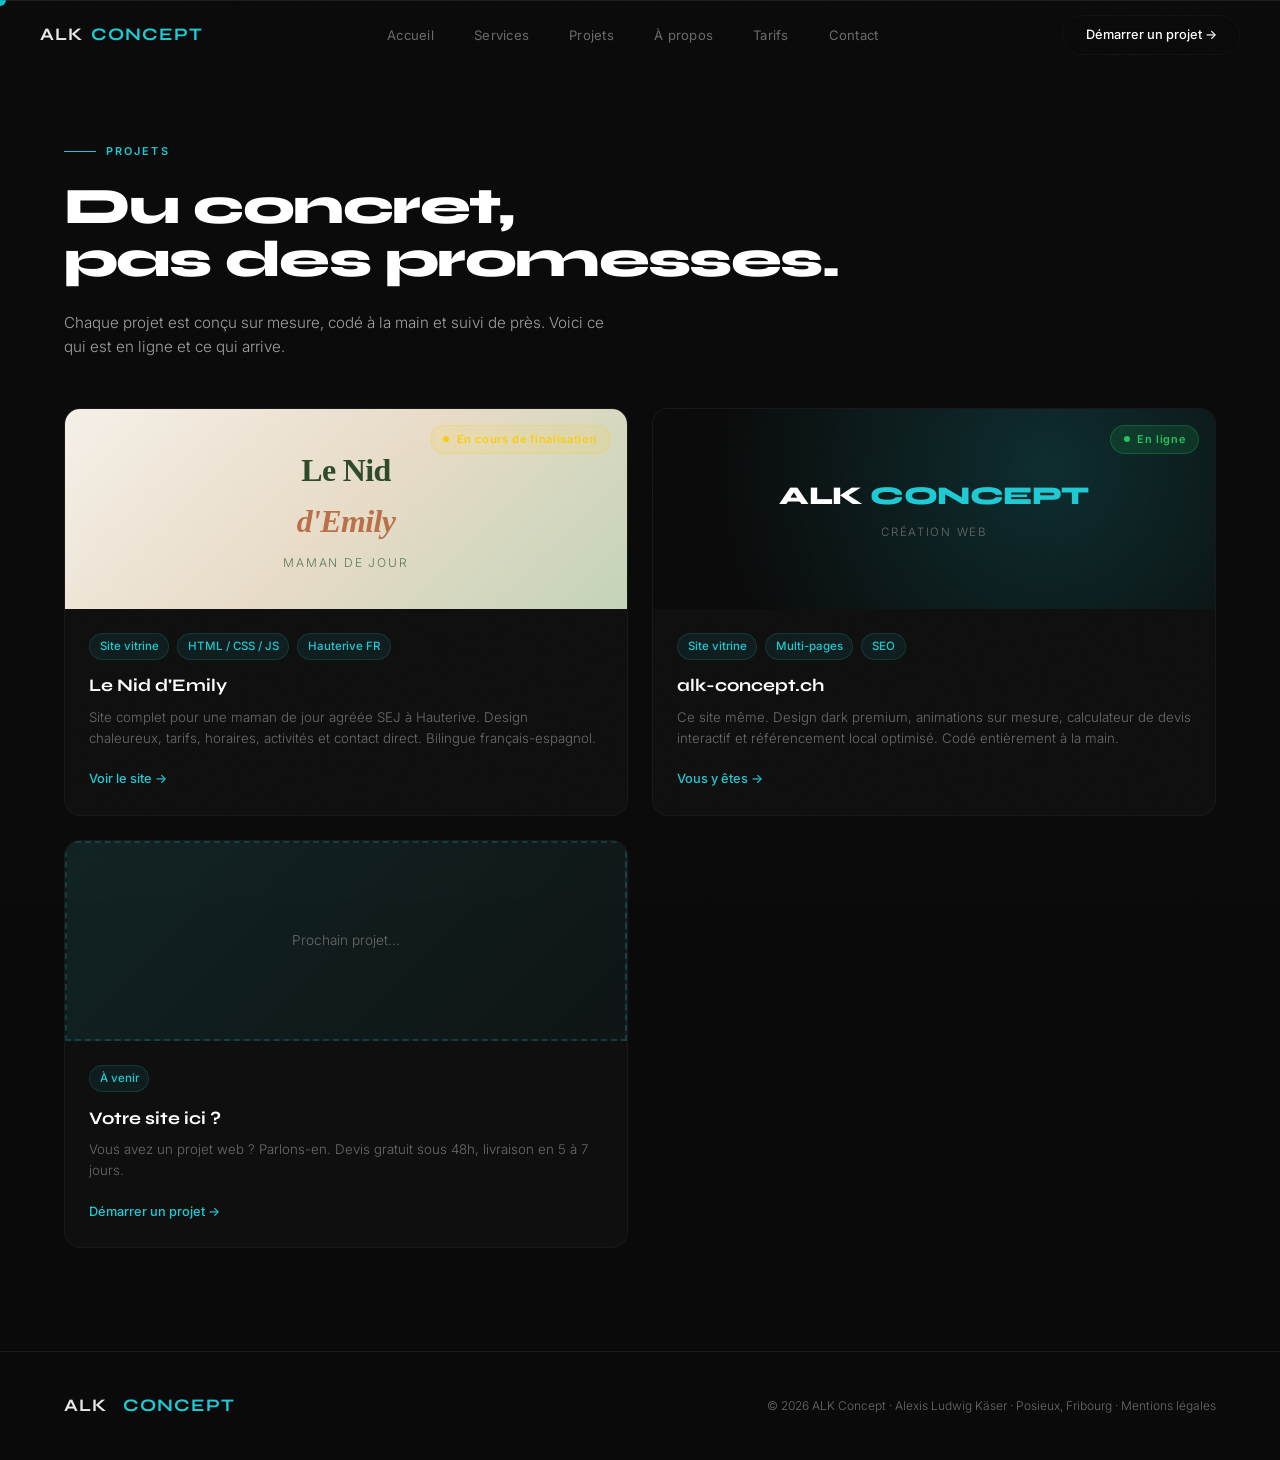
<file: projets.html>
<!DOCTYPE html>
<html lang="fr">
<head>
<meta charset="UTF-8">
<meta name="viewport" content="width=device-width, initial-scale=1.0">
<title>Projets | ALK Concept — Réalisations web à Fribourg</title>
<meta name="description" content="Sites web réalisés et projets en cours par ALK Concept : Le Nid d'Emily, alk-concept.ch et plus. Création sur mesure à Fribourg.">
<link rel="canonical" href="https://alk-concept.ch/projets.html">
<meta property="og:type" content="website">
<meta property="og:url" content="https://alk-concept.ch/projets.html">
<meta property="og:title" content="Projets | ALK Concept — Réalisations web à Fribourg">
<meta property="og:description" content="Sites web réalisés et projets en cours par ALK Concept : Le Nid d'Emily, alk-concept.ch et plus. Création sur mesure à Fribourg.">
<meta property="og:image" content="https://alk-concept.ch/photo_profil.png">
<meta property="og:locale" content="fr_CH">
<meta name="twitter:card" content="summary">
<link rel="icon" type="image/png" href="Logo%20arri%C3%A8re%20transp.png">
<link rel="apple-touch-icon" href="Logo%20arri%C3%A8re%20transp.png">
<link href="https://fonts.googleapis.com/css2?family=Inter:wght@300;400;500;600;700&family=Syne:wght@400;600;700;800&display=swap" rel="stylesheet">
<link rel="stylesheet" href="styles.css?v=3">
</head>
<body>

<!-- PRELOADER -->
<div id="preloader">
  <div class="pre-logo">ALK <span class="c">CONCEPT</span></div>
  <div class="pre-bar"></div>
</div>

<div id="scroll-progress"></div>

<div id="cursor"></div>
<div id="cursor-glow"></div>

<!-- NAV -->
<nav id="nav">
  <a class="nav-logo" href="index.html">
    <span class="logo-alk">ALK</span><span class="logo-concept">CONCEPT</span>
  </a>
  <ul class="nav-center">
    <li><a href="index.html">Accueil</a></li>
    <li><a href="services.html">Services</a></li>
    <li><a href="projets.html">Projets</a></li>
    <li><a href="a-propos.html">À propos</a></li>
    <li><a href="index.html#tarifs">Tarifs</a></li>
    <li><a href="index.html#contact">Contact</a></li>
  </ul>
  <a href="index.html#contact" class="nav-cta">Démarrer un projet →</a>
  <button class="nav-toggle" id="navToggle" aria-label="Menu">
    <svg viewBox="0 0 24 24" fill="none" stroke="currentColor" stroke-width="2" stroke-linecap="round" stroke-linejoin="round">
      <path id="menu-icon-1" d="M3 6h18"/><path id="menu-icon-2" d="M3 12h18"/><path id="menu-icon-3" d="M3 18h18"/>
    </svg>
  </button>
</nav>

<!-- MOBILE NAV -->
<div class="nav-mobile" id="navMobile">
  <a href="index.html" class="nav-mobile-link">Accueil</a>
  <a href="services.html" class="nav-mobile-link">Services</a>
  <a href="projets.html" class="nav-mobile-link">Projets</a>
  <a href="a-propos.html" class="nav-mobile-link">À propos</a>
  <a href="index.html#tarifs" class="nav-mobile-link">Tarifs</a>
  <a href="index.html#contact" class="nav-mobile-link">Contact</a>
</div>

<!-- PROJETS -->
<section class="section page-top realisations-section" id="projets">
  <div class="section-inner">
    <div class="reveal">
      <span class="label">Projets</span>
      <h2 class="title">Du concret,<br>pas des promesses.</h2>
      <p style="margin-top:0.8rem; color:var(--subtle); font-size:0.95rem; max-width:540px;">Chaque projet est conçu sur mesure, codé à la main et suivi de près. Voici ce qui est en ligne et ce qui arrive.</p>
    </div>
    <div class="real-grid reveal">

      <!-- Projet 1 : Le Nid d'Emily -->
      <a href="https://alexisksr.github.io/le-nid-d-Emily/" target="_blank" rel="noopener" class="real-card">
        <div class="real-preview real-preview-emily">
          <span class="proj-status status-wip"><span class="dot"></span>En cours de finalisation</span>
          <div style="text-align:center;">
            <div style="font-family:serif; font-size:2rem; color:#2d4a2a; font-weight:700; letter-spacing:-0.02em;">Le Nid<br><em style="color:#b87048; font-style:italic;">d'Emily</em></div>
            <div style="font-size:0.75rem; color:#5a7a5a; letter-spacing:0.15em; margin-top:0.4rem;">MAMAN DE JOUR</div>
          </div>
        </div>
        <div class="real-card-body">
          <div class="real-card-tags">
            <span class="real-tag">Site vitrine</span>
            <span class="real-tag">HTML / CSS / JS</span>
            <span class="real-tag">Hauterive FR</span>
          </div>
          <div class="real-card-title">Le Nid d'Emily</div>
          <div class="real-card-desc">Site complet pour une maman de jour agréée SEJ à Hauterive. Design chaleureux, tarifs, horaires, activités et contact direct. Bilingue français-espagnol.</div>
          <div class="real-card-link">Voir le site →</div>
        </div>
      </a>

      <!-- Projet 2 : ALK Concept -->
      <a href="index.html" class="real-card">
        <div class="real-preview" style="background:radial-gradient(600px circle at 70% 30%, rgba(30,202,211,0.18), transparent 55%), var(--bg);">
          <span class="proj-status status-live"><span class="dot"></span>En ligne</span>
          <div style="text-align:center;">
            <div style="font-family:'Syne',sans-serif; font-size:1.6rem; font-weight:800; letter-spacing:-0.02em; color:var(--white);">ALK <span style="color:var(--accent);">CONCEPT</span></div>
            <div style="font-size:0.72rem; color:var(--muted); letter-spacing:0.15em; margin-top:0.4rem;">CRÉATION WEB</div>
          </div>
        </div>
        <div class="real-card-body">
          <div class="real-card-tags">
            <span class="real-tag">Site vitrine</span>
            <span class="real-tag">Multi-pages</span>
            <span class="real-tag">SEO</span>
          </div>
          <div class="real-card-title">alk-concept.ch</div>
          <div class="real-card-desc">Ce site même. Design dark premium, animations sur mesure, calculateur de devis interactif et référencement local optimisé. Codé entièrement à la main.</div>
          <div class="real-card-link">Vous y êtes →</div>
        </div>
      </a>

      <!-- Placeholder prochain projet -->
      <div class="real-card" style="cursor:default;">
        <div class="real-preview real-preview-placeholder">
          <div class="real-preview-coming">Prochain projet...</div>
        </div>
        <div class="real-card-body">
          <div class="real-card-tags">
            <span class="real-tag">À venir</span>
          </div>
          <div class="real-card-title">Votre site ici ?</div>
          <div class="real-card-desc">Vous avez un projet web ? Parlons-en. Devis gratuit sous 48h, livraison en 5 à 7 jours.</div>
          <a href="index.html#contact" class="real-card-link" style="text-decoration:none;">Démarrer un projet →</a>
        </div>
      </div>

    </div>
  </div>
</section>

<footer>
  <div class="footer-logo">
    <span class="logo-alk">ALK</span><span class="logo-concept">CONCEPT</span>
  </div>
  <div class="footer-copy">© 2026 ALK Concept · Alexis Ludwig Käser · Posieux, Fribourg · <a href="mentions-legales.html" style="color:var(--muted);text-decoration:none;transition:color 0.2s;" onmouseover="this.style.color='var(--accent)'" onmouseout="this.style.color='var(--muted)'">Mentions légales</a></div>
</footer>

<script src="script.js?v=3"></script>
</body>
</html>
</file>
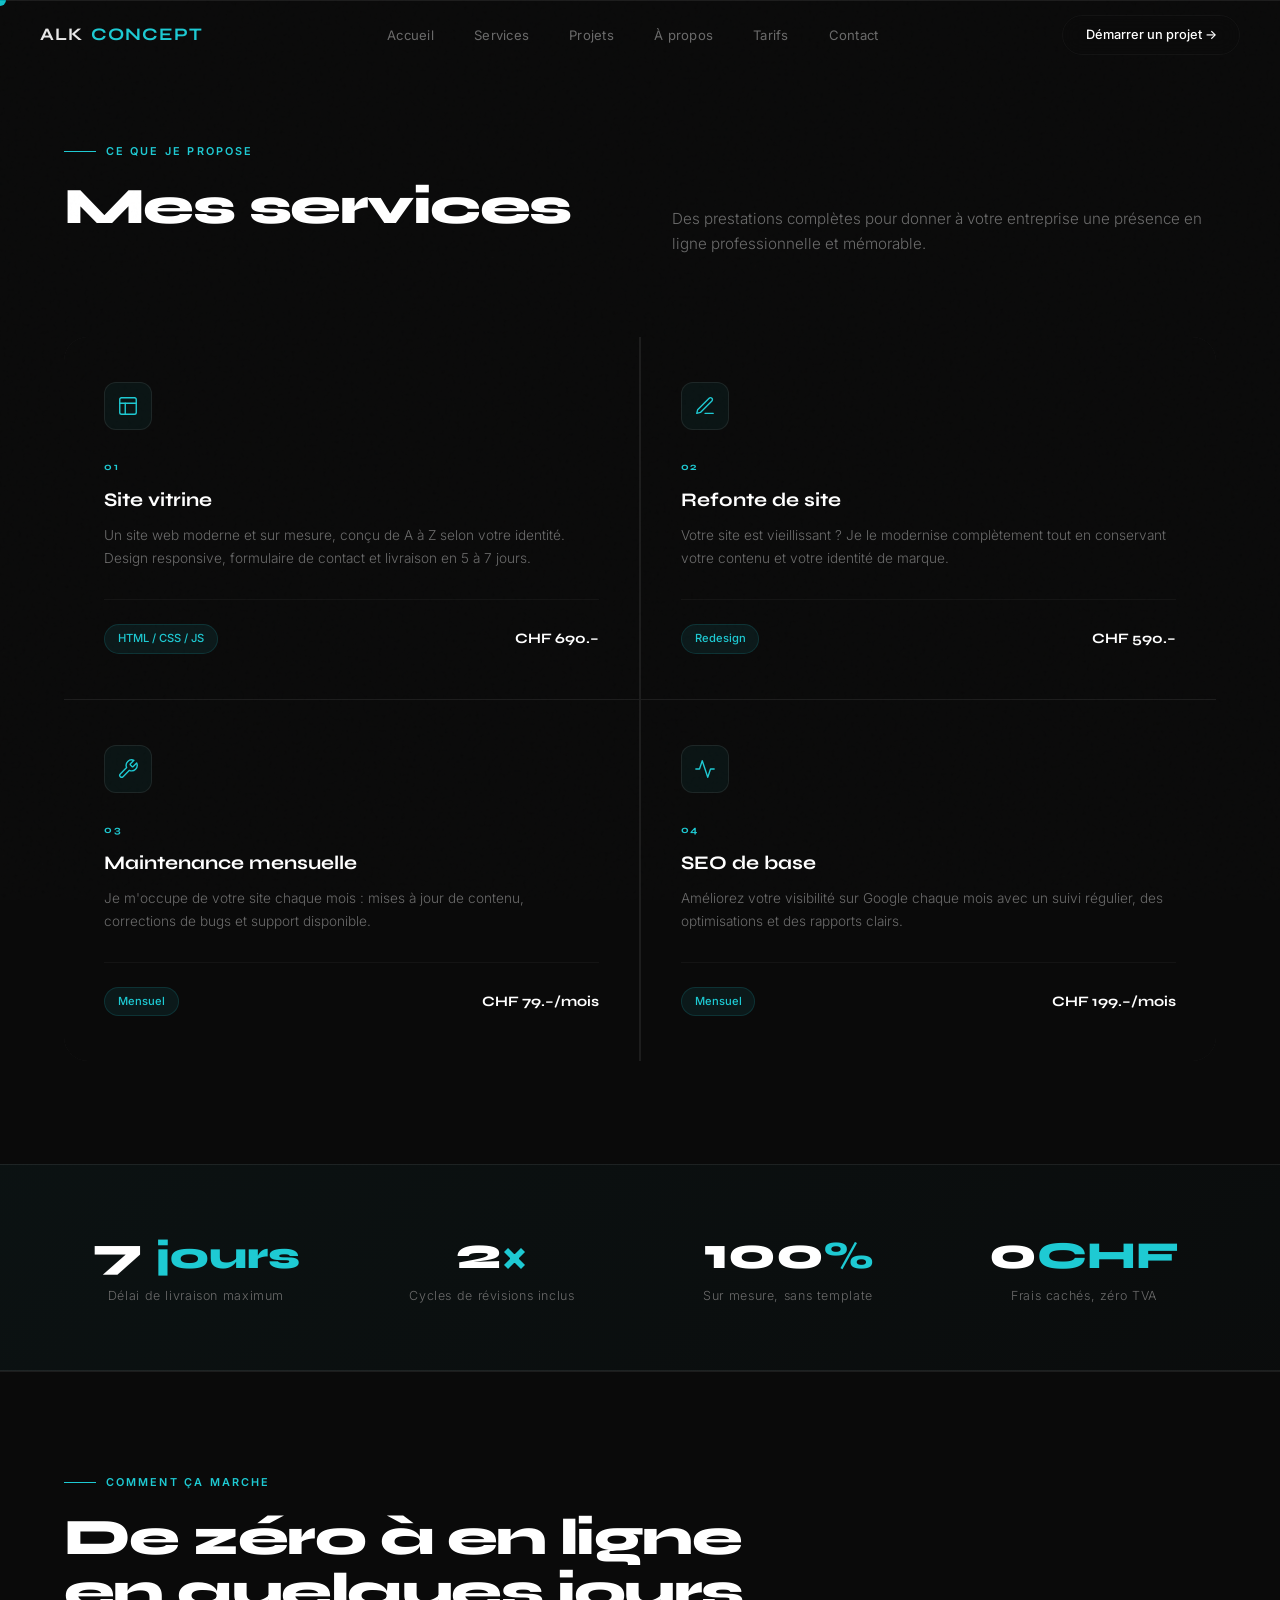
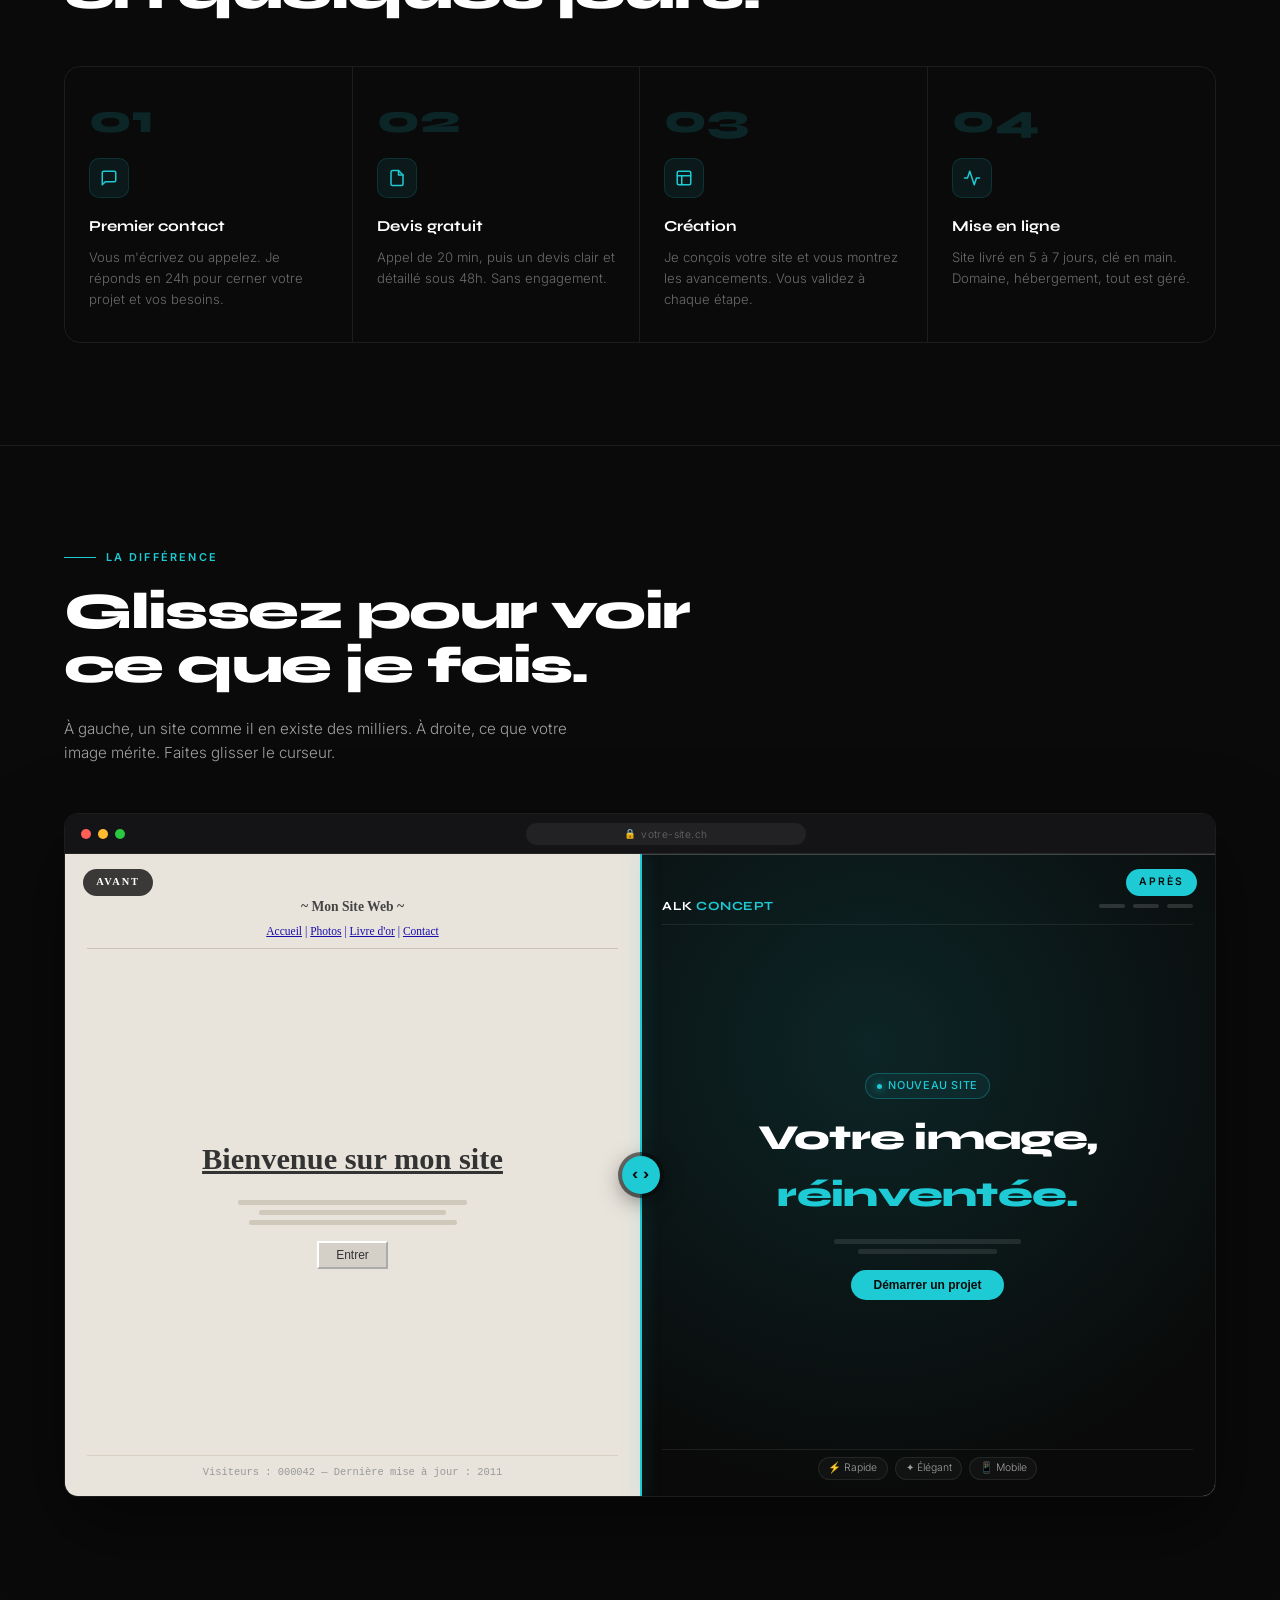
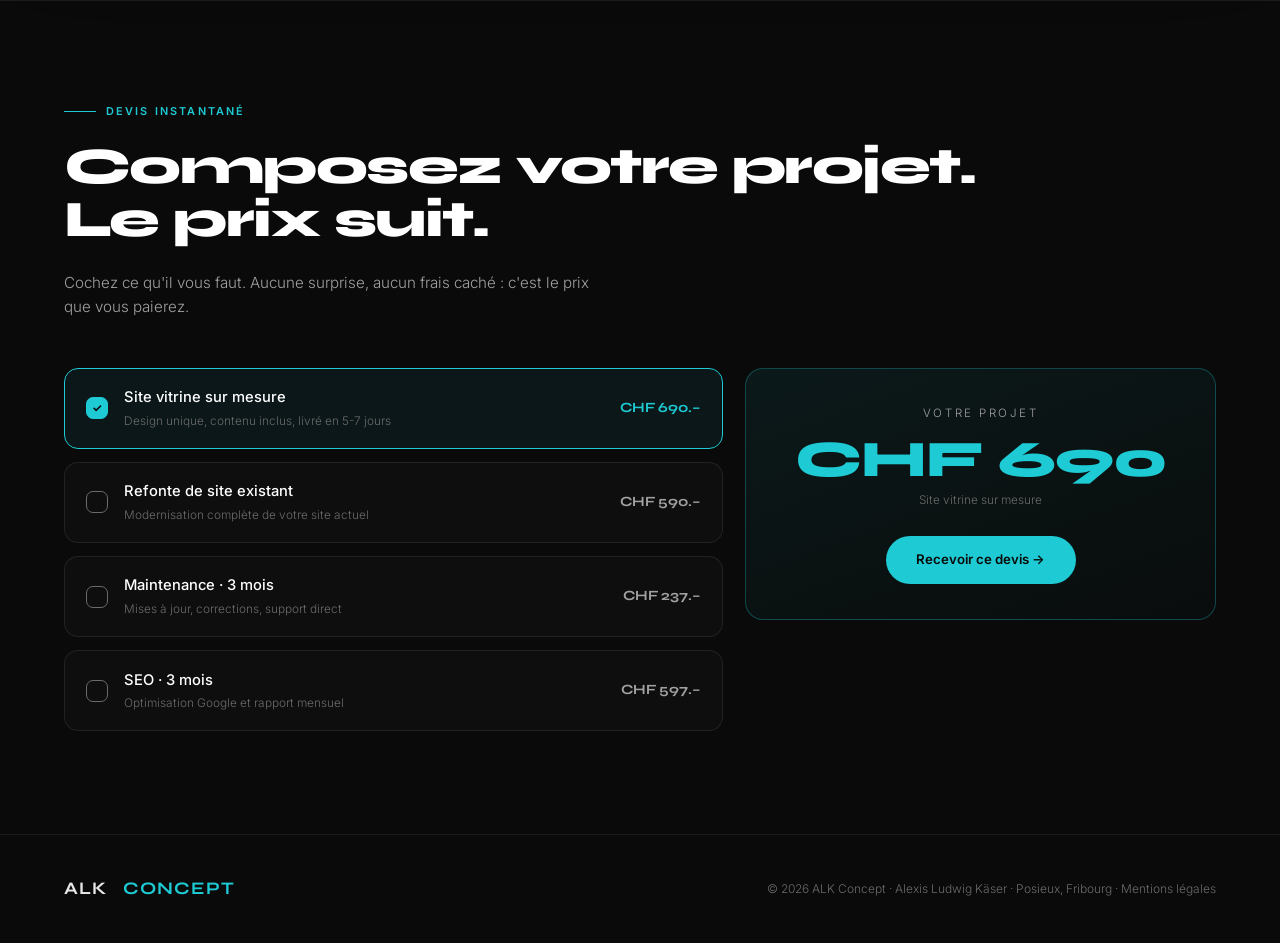
<file: services.html>
<!DOCTYPE html>
<html lang="fr">
<head>
<meta charset="UTF-8">
<meta name="viewport" content="width=device-width, initial-scale=1.0">
<title>Services & Processus | ALK Concept — Création de sites web Fribourg</title>
<meta name="description" content="Site vitrine dès CHF 690, refonte, maintenance et SEO. Processus simple en 4 étapes, calculateur de devis instantané. Livraison en 5 à 7 jours.">
<link rel="canonical" href="https://alk-concept.ch/services.html">
<meta property="og:type" content="website">
<meta property="og:url" content="https://alk-concept.ch/services.html">
<meta property="og:title" content="Services & Processus | ALK Concept — Création de sites web Fribourg">
<meta property="og:description" content="Site vitrine dès CHF 690, refonte, maintenance et SEO. Processus simple en 4 étapes, calculateur de devis instantané. Livraison en 5 à 7 jours.">
<meta property="og:image" content="https://alk-concept.ch/photo_profil.png">
<meta property="og:locale" content="fr_CH">
<meta name="twitter:card" content="summary">
<link rel="icon" type="image/png" href="Logo%20arri%C3%A8re%20transp.png">
<link rel="apple-touch-icon" href="Logo%20arri%C3%A8re%20transp.png">
<link href="https://fonts.googleapis.com/css2?family=Inter:wght@300;400;500;600;700&family=Syne:wght@400;600;700;800&display=swap" rel="stylesheet">
<link rel="stylesheet" href="styles.css?v=3">
</head>
<body>

<!-- PRELOADER -->
<div id="preloader">
  <div class="pre-logo">ALK <span class="c">CONCEPT</span></div>
  <div class="pre-bar"></div>
</div>

<div id="scroll-progress"></div>

<div id="cursor"></div>
<div id="cursor-glow"></div>

<!-- NAV -->
<nav id="nav">
  <a class="nav-logo" href="index.html">
    <span class="logo-alk">ALK</span><span class="logo-concept">CONCEPT</span>
  </a>
  <ul class="nav-center">
    <li><a href="index.html">Accueil</a></li>
    <li><a href="services.html">Services</a></li>
    <li><a href="projets.html">Projets</a></li>
    <li><a href="a-propos.html">À propos</a></li>
    <li><a href="index.html#tarifs">Tarifs</a></li>
    <li><a href="index.html#contact">Contact</a></li>
  </ul>
  <a href="index.html#contact" class="nav-cta">Démarrer un projet →</a>
  <button class="nav-toggle" id="navToggle" aria-label="Menu">
    <svg viewBox="0 0 24 24" fill="none" stroke="currentColor" stroke-width="2" stroke-linecap="round" stroke-linejoin="round">
      <path id="menu-icon-1" d="M3 6h18"/><path id="menu-icon-2" d="M3 12h18"/><path id="menu-icon-3" d="M3 18h18"/>
    </svg>
  </button>
</nav>

<!-- MOBILE NAV -->
<div class="nav-mobile" id="navMobile">
  <a href="index.html" class="nav-mobile-link">Accueil</a>
  <a href="services.html" class="nav-mobile-link">Services</a>
  <a href="projets.html" class="nav-mobile-link">Projets</a>
  <a href="a-propos.html" class="nav-mobile-link">À propos</a>
  <a href="index.html#tarifs" class="nav-mobile-link">Tarifs</a>
  <a href="index.html#contact" class="nav-mobile-link">Contact</a>
</div>

<!-- SERVICES -->
<section class="section page-top services-section" id="services">
  <div class="section-inner">
    <div class="services-head reveal">
      <div>
        <span class="label">Ce que je propose</span>
        <h2 class="title">Mes services</h2>
      </div>
      <p class="services-desc">
        Des prestations complètes pour donner à votre entreprise
        une présence en ligne professionnelle et mémorable.
      </p>
    </div>

    <div class="services-grid reveal">
      <div class="service-card">
        <div class="service-icon">
          <svg viewBox="0 0 24 24"><rect x="3" y="3" width="18" height="18" rx="2"/><path d="M3 9h18"/><path d="M9 21V9"/></svg>
        </div>
        <div class="service-num">01</div>
        <div class="service-name">Site vitrine</div>
        <div class="service-desc">Un site web moderne et sur mesure, conçu de A à Z selon votre identité. Design responsive, formulaire de contact et livraison en 5 à 7 jours.</div>
        <div class="service-footer">
          <span class="service-tag">HTML / CSS / JS</span>
          <span class="service-price">CHF 690.–</span>
        </div>
      </div>
      <div class="service-card">
        <div class="service-icon">
          <svg viewBox="0 0 24 24"><path d="M12 20h9"/><path d="M16.5 3.5a2.121 2.121 0 013 3L7 19l-4 1 1-4L16.5 3.5z"/></svg>
        </div>
        <div class="service-num">02</div>
        <div class="service-name">Refonte de site</div>
        <div class="service-desc">Votre site est vieillissant ? Je le modernise complètement tout en conservant votre contenu et votre identité de marque.</div>
        <div class="service-footer">
          <span class="service-tag">Redesign</span>
          <span class="service-price">CHF 590.–</span>
        </div>
      </div>
      <div class="service-card">
        <div class="service-icon">
          <svg viewBox="0 0 24 24"><path d="M14.7 6.3a1 1 0 0 0 0 1.4l1.6 1.6a1 1 0 0 0 1.4 0l3.77-3.77a6 6 0 0 1-7.94 7.94l-6.91 6.91a2.12 2.12 0 0 1-3-3l6.91-6.91a6 6 0 0 1 7.94-7.94l-3.76 3.76z"/></svg>
        </div>
        <div class="service-num">03</div>
        <div class="service-name">Maintenance mensuelle</div>
        <div class="service-desc">Je m'occupe de votre site chaque mois : mises à jour de contenu, corrections de bugs et support disponible.</div>
        <div class="service-footer">
          <span class="service-tag">Mensuel</span>
          <span class="service-price">CHF 79.–/mois</span>
        </div>
      </div>
      <div class="service-card">
        <div class="service-icon">
          <svg viewBox="0 0 24 24"><polyline points="22 12 18 12 15 21 9 3 6 12 2 12"/></svg>
        </div>
        <div class="service-num">04</div>
        <div class="service-name">SEO de base</div>
        <div class="service-desc">Améliorez votre visibilité sur Google chaque mois avec un suivi régulier, des optimisations et des rapports clairs.</div>
        <div class="service-footer">
          <span class="service-tag">Mensuel</span>
          <span class="service-price">CHF 199.–/mois</span>
        </div>
      </div>
    </div>
  </div>
</section>

<!-- COUNTER BAND -->
<div class="counter-band">
  <div class="counter-inner reveal">
    <div class="counter-item">
      <span class="counter-val" data-count="7">0<span class="accent"> jours</span></span>
      <span class="counter-label">Délai de livraison maximum</span>
    </div>
    <div class="counter-item">
      <span class="counter-val" data-count="2">0<span class="accent">×</span></span>
      <span class="counter-label">Cycles de révisions inclus</span>
    </div>
    <div class="counter-item">
      <span class="counter-val" data-count="100">0<span class="accent">%</span></span>
      <span class="counter-label">Sur mesure, sans template</span>
    </div>
    <div class="counter-item">
      <span class="counter-val" data-count="0">0<span class="accent">CHF</span></span>
      <span class="counter-label">Frais cachés, zéro TVA</span>
    </div>
  </div>
</div>

<!-- PROCESSUS -->
<section class="section process-section" id="processus">
  <div class="section-inner">
    <div class="reveal">
      <span class="label">Comment ça marche</span>
      <h2 class="title">De zéro à en ligne<br>en quelques jours.</h2>
    </div>
    <div class="process-grid reveal">
      <div class="process-step">
        <div class="process-num">01</div>
        <div class="process-icon">
          <svg width="18" height="18" viewBox="0 0 24 24" fill="none" stroke="currentColor" stroke-width="2" stroke-linecap="round" stroke-linejoin="round"><path d="M21 15a2 2 0 0 1-2 2H7l-4 4V5a2 2 0 0 1 2-2h14a2 2 0 0 1 2 2z"/></svg>
        </div>
        <h4>Premier contact</h4>
        <p>Vous m'écrivez ou appelez. Je réponds en 24h pour cerner votre projet et vos besoins.</p>
      </div>
      <div class="process-step">
        <div class="process-num">02</div>
        <div class="process-icon">
          <svg width="18" height="18" viewBox="0 0 24 24" fill="none" stroke="currentColor" stroke-width="2" stroke-linecap="round" stroke-linejoin="round"><path d="M14 2H6a2 2 0 0 0-2 2v16a2 2 0 0 0 2 2h12a2 2 0 0 0 2-2V8z"/><polyline points="14 2 14 8 20 8"/></svg>
        </div>
        <h4>Devis gratuit</h4>
        <p>Appel de 20 min, puis un devis clair et détaillé sous 48h. Sans engagement.</p>
      </div>
      <div class="process-step">
        <div class="process-num">03</div>
        <div class="process-icon">
          <svg width="18" height="18" viewBox="0 0 24 24" fill="none" stroke="currentColor" stroke-width="2" stroke-linecap="round" stroke-linejoin="round"><rect x="3" y="3" width="18" height="18" rx="2"/><path d="M3 9h18M9 21V9"/></svg>
        </div>
        <h4>Création</h4>
        <p>Je conçois votre site et vous montrez les avancements. Vous validez à chaque étape.</p>
      </div>
      <div class="process-step">
        <div class="process-num">04</div>
        <div class="process-icon">
          <svg width="18" height="18" viewBox="0 0 24 24" fill="none" stroke="currentColor" stroke-width="2" stroke-linecap="round" stroke-linejoin="round"><polyline points="22 12 18 12 15 21 9 3 6 12 2 12"/></svg>
        </div>
        <h4>Mise en ligne</h4>
        <p>Site livré en 5 à 7 jours, clé en main. Domaine, hébergement, tout est géré.</p>
      </div>
    </div>
  </div>
</section>

<!-- AVANT / APRÈS -->
<section class="section ba-section" id="difference">
  <div class="section-inner">
    <div class="reveal">
      <span class="label">La différence</span>
      <h2 class="title">Glissez pour voir<br>ce que je fais.</h2>
      <p style="margin-top:0.8rem; color:var(--subtle); font-size:0.95rem; max-width:540px;">À gauche, un site comme il en existe des milliers. À droite, ce que votre image mérite. Faites glisser le curseur.</p>
    </div>

    <div class="ba-wrap reveal" id="baWrap">
      <div class="ba-chrome">
        <span class="cdot"></span><span class="cdot"></span><span class="cdot"></span>
        <span class="url"><span class="lock">🔒</span> votre-site.ch</span>
      </div>

      <div class="ba-side ba-before">
        <span class="ba-badge">Avant</span>
        <div class="ba-content ba-page">
          <div class="old-head">
            <span class="old-title">~ Mon Site Web ~</span>
            <span class="old-links"><u>Accueil</u> | <u>Photos</u> | <u>Livre d'or</u> | <u>Contact</u></span>
          </div>
          <div class="ba-page-mid">
            <div class="ba-fake-title">Bienvenue sur mon site</div>
            <div class="old-lines"><i style="width:88%"></i><i style="width:72%"></i><i style="width:80%"></i></div>
            <button class="ba-fake-btn">Entrer</button>
          </div>
          <div class="old-foot">Visiteurs : 000042 — Dernière mise à jour : 2011</div>
        </div>
      </div>

      <div class="ba-after-clip" id="baClip">
        <div class="ba-side ba-after">
          <span class="ba-badge">Après</span>
          <div class="ba-content ba-page">
            <div class="new-head">
              <span class="new-logo">ALK <b>CONCEPT</b></span>
              <span class="new-links"><i></i><i></i><i></i></span>
            </div>
            <div class="ba-page-mid">
              <span class="ba-new-badge"><span class="dot"></span>Nouveau site</span>
              <div class="ba-fake-title">Votre image, <span class="c">réinventée.</span></div>
              <div class="new-lines"><i style="width:78%"></i><i style="width:58%"></i></div>
              <button class="ba-fake-btn">Démarrer un projet</button>
            </div>
            <div class="new-foot"><span>⚡ Rapide</span><span>✦ Élégant</span><span>📱 Mobile</span></div>
          </div>
        </div>
      </div>

      <div class="ba-handle" id="baHandle"></div></div>
  </div>
</section>

<!-- CALCULATEUR -->
<section class="section calc-section" id="devis">
  <div class="section-inner">

    <div>
      <div class="reveal">
        <span class="label">Devis instantané</span>
        <h2 class="title">Composez votre projet.<br>Le prix suit.</h2>
        <p style="margin-top:0.8rem; color:var(--subtle); font-size:0.95rem; max-width:540px;">Cochez ce qu'il vous faut. Aucune surprise, aucun frais caché : c'est le prix que vous paierez.</p>
      </div>

      <div class="calc reveal">
        <div class="calc-options" id="calcOpts">
          <div class="calc-opt on" data-price="690" data-base="site">
            <div style="display:flex;align-items:center;">
              <span class="calc-check"></span>
              <span class="l"><span class="name">Site vitrine sur mesure</span><span class="desc">Design unique, contenu inclus, livré en 5-7 jours</span></span>
            </div>
            <span class="p">CHF 690.–</span>
          </div>
          <div class="calc-opt" data-price="590" data-base="refonte">
            <div style="display:flex;align-items:center;">
              <span class="calc-check"></span>
              <span class="l"><span class="name">Refonte de site existant</span><span class="desc">Modernisation complète de votre site actuel</span></span>
            </div>
            <span class="p">CHF 590.–</span>
          </div>
          <div class="calc-opt" data-price="237" data-label="3 mois de maintenance">
            <div style="display:flex;align-items:center;">
              <span class="calc-check"></span>
              <span class="l"><span class="name">Maintenance · 3 mois</span><span class="desc">Mises à jour, corrections, support direct</span></span>
            </div>
            <span class="p">CHF 237.–</span>
          </div>
          <div class="calc-opt" data-price="597" data-label="3 mois de SEO">
            <div style="display:flex;align-items:center;">
              <span class="calc-check"></span>
              <span class="l"><span class="name">SEO · 3 mois</span><span class="desc">Optimisation Google et rapport mensuel</span></span>
            </div>
            <span class="p">CHF 597.–</span>
          </div>
        </div>

        <div class="calc-result">
          <div class="lbl">Votre projet</div>
          <div class="calc-total" id="calcTotal">CHF 690</div>
          <div class="calc-note" id="calcNote">Site vitrine sur mesure</div>
          <a href="index.html#contact" class="calc-cta">Recevoir ce devis →</a>
        </div>
      </div>
    </div>
    </div>
  </div>
</section>

<!-- FOOTER -->
<footer>
  <div class="footer-logo">
    <span class="logo-alk">ALK</span><span class="logo-concept">CONCEPT</span>
  </div>
  <div class="footer-copy">© 2026 ALK Concept · Alexis Ludwig Käser · Posieux, Fribourg · <a href="mentions-legales.html" style="color:var(--muted);text-decoration:none;transition:color 0.2s;" onmouseover="this.style.color='var(--accent)'" onmouseout="this.style.color='var(--muted)'">Mentions légales</a></div>
</footer>

<script src="script.js?v=3"></script>
</body>
</html>
</file>
<file: styles.css>
*, *::before, *::after { margin:0; padding:0; box-sizing:border-box; }

:root {
  --bg: #0A0A0A;
  --bg2: #0F0F0F;
  --bg3: #141414;
  --white: #FFFFFF;
  --muted: #6B6B6B;
  --subtle: #A1A1A1;
  --accent: #1ECAD3;
  --accent2: #2FE6F0;
  --accent3: #159CA3;
  --border: rgba(255,255,255,0.08);
  --border2: rgba(255,255,255,0.04);
  --glow: rgba(30,202,211,0.25);
  --glow2: rgba(30,202,211,0.08);
}

html { scroll-behavior: smooth; width:100%; -webkit-text-size-adjust:100%; }
body {
  background: var(--bg);
  color: var(--white);
  font-family: 'Inter', sans-serif;
  font-weight: 300;
  line-height: 1.6;
  overflow-x: hidden;
  cursor: none;
}

/* ── PRELOADER ─── */
#preloader {
  position:fixed; inset:0; z-index:10000;
  background:var(--bg);
  display:flex; align-items:center; justify-content:center;
  flex-direction:column; gap:1.3rem;
  transition:opacity 0.45s ease, visibility 0.45s;
}
#preloader.done { opacity:0; visibility:hidden; }
.pre-logo {
  font-family:'Syne',sans-serif; font-weight:800;
  font-size:clamp(1.3rem, 5.5vw, 1.8rem);
  letter-spacing:-0.01em;
  white-space:nowrap;
  animation:fadeIn 0.5s ease both;
}
.pre-logo .c { color:var(--accent); }
.pre-bar {
  width:min(220px, 55vw); height:2px; background:rgba(255,255,255,0.08);
  border-radius:2px; overflow:hidden;
}
.pre-bar::after {
  content:''; display:block; height:100%;
  background:linear-gradient(90deg, var(--accent), var(--accent2));
  box-shadow:0 0 14px rgba(30,202,211,0.8);
  animation:preLoad 0.75s cubic-bezier(0.65,0,0.35,1) forwards;
}
@keyframes preLoad { from { width:0; } to { width:100%; } }

/* ── PAGE TOP (1re section des sous-pages, sous la nav fixe) ─── */
.page-top { padding-top: calc(70px + 4.5rem) !important; }
@media (max-width:600px) {
  .page-top { padding-top: calc(70px + 2.5rem) !important; }
  .about-card-header {
    flex-direction:column !important;
    align-items:center !important;
    text-align:center;
    gap:0.9rem !important;
  }
  .about-card-info { width:100%; }
}

/* ── SCROLL PROGRESS ─── */
#scroll-progress {
  position:fixed; top:0; left:0; height:2px; width:0%;
  background:linear-gradient(90deg,var(--accent),var(--accent2));
  z-index:1000;
  box-shadow:0 0 12px rgba(30,202,211,0.6);
}

/* ── CURSOR ─── */
#cursor {
  position: fixed;
  width: 12px; height: 12px;
  background: var(--accent);
  border-radius: 50%;
  pointer-events: none;
  z-index: 9999;
  transform: translate(-50%,-50%);
  transition: transform 0.1s ease, width 0.3s ease, height 0.3s ease, opacity 0.3s ease;
  mix-blend-mode: difference;
}
#cursor-glow {
  position: fixed;
  width: 300px; height: 300px;
  background: radial-gradient(circle, rgba(30,202,211,0.06) 0%, transparent 70%);
  border-radius: 50%;
  pointer-events: none;
  z-index: 9998;
  transform: translate(-50%,-50%);
  transition: transform 0.6s ease;
}
body:has(a:hover) #cursor,
body:has(button:hover) #cursor { width:28px; height:28px; opacity:0.7; }

@media (hover:none) {
  #cursor, #cursor-glow { display:none; }
  body { cursor: auto; }
}

/* ── KEYFRAMES ─── */
@keyframes fadeUp {
  from { opacity:0; transform:translateY(40px); }
  to   { opacity:1; transform:translateY(0); }
}
@keyframes fadeIn {
  from { opacity:0; }
  to   { opacity:1; }
}
@keyframes scrollTicker {
  from { transform:translateX(0); }
  to   { transform:translateX(-50%); }
}
@keyframes float {
  0%,100% { transform:translateY(0) rotate(0deg); }
  50%     { transform:translateY(-20px) rotate(3deg); }
}
@keyframes pulse {
  0%,100% { opacity:0.4; transform:scale(1); }
  50%     { opacity:0.7; transform:scale(1.05); }
}
@keyframes counterUp {
  from { opacity:0; transform:translateY(10px); }
  to   { opacity:1; transform:translateY(0); }
}
@keyframes shimmer {
  0%   { background-position:-200% center; }
  100% { background-position:200% center; }
}
@keyframes borderPulse {
  0%,100% { border-color: rgba(30,202,211,0.3); }
  50%     { border-color: rgba(30,202,211,0.8); }
}

/* ── NOISE TEXTURE ─── */
body::before {
  content:'';
  position:fixed; inset:0;
  background-image: url("data:image/svg+xml,%3Csvg viewBox='0 0 256 256' xmlns='http://www.w3.org/2000/svg'%3E%3Cfilter id='noise'%3E%3CfeTurbulence type='fractalNoise' baseFrequency='0.9' numOctaves='4' stitchTiles='stitch'/%3E%3C/filter%3E%3Crect width='100%25' height='100%25' filter='url(%23noise)' opacity='0.03'/%3E%3C/svg%3E");
  pointer-events:none;
  z-index:1;
  opacity:0.5;
}

/* ── NAV ─── */
#nav {
  position:fixed; top:0; left:0; right:0; z-index:100;
  padding:0 2.5rem;
  height:70px;
  display:grid;
  grid-template-columns: auto 1fr auto;
  align-items:center;
  gap:2rem;
  transition: background 0.4s ease, border-color 0.4s ease;
}
#nav.scrolled {
  background: rgba(10,10,10,0.92);
  backdrop-filter: blur(20px);
  border-bottom: 1px solid var(--border);
}
.nav-logo {
  text-decoration:none; z-index:2;
  display:flex; align-items:center;
  flex-shrink:0; gap:0;
}
.logo-alk {
  font-family:'Syne',sans-serif; font-weight:700;
  font-size:1.1rem; letter-spacing:0.06em;
  color:rgba(255,255,255,0.9);
}
.logo-concept {
  font-family:'Syne',sans-serif; font-weight:700;
  font-size:1.1rem; letter-spacing:0.06em;
  color:var(--accent); margin-left:0.45em;
}
.nav-center {
  display:flex; gap:2.5rem; list-style:none;
  justify-content:center; align-items:center;
}
.nav-center a {
  font-size:0.82rem; font-weight:400;
  color:var(--muted); text-decoration:none;
  transition:color 0.3s; letter-spacing:0.02em;
  white-space:nowrap;
}
.nav-center a:hover { color:var(--white); }
.nav-cta {
  background: transparent;
  border: 1px solid var(--border2);
  color:var(--white); padding:0.55rem 1.4rem;
  font-size:0.8rem; font-weight:500;
  border-radius:100px; text-decoration:none;
  transition: all 0.3s ease; white-space:nowrap;
  backdrop-filter:blur(10px); flex-shrink:0;
}
.nav-cta:hover {
  background:var(--accent);
  border-color:var(--accent);
  box-shadow: 0 0 30px var(--glow);
}
.nav-toggle {
  display:none; background:none; border:none;
  color:var(--white); cursor:none; padding:0.4rem;
  grid-column:3;
}
.nav-toggle svg { width:22px; height:22px; }
.nav-mobile {
  display:none;
  position:fixed; inset:70px 0 0 0;
  background: rgba(10,10,10,0.98);
  backdrop-filter:blur(20px);
  flex-direction:column; align-items:center; justify-content:center;
  gap:2.5rem; z-index:99;
}
.nav-mobile.open { display:flex; }
.nav-mobile a {
  font-family:'Syne',sans-serif; font-size:2rem; font-weight:700;
  color:var(--muted); text-decoration:none;
  transition:color 0.3s;
}
.nav-mobile a:hover { color:var(--accent); }

/* ── HERO ─── */
.hero {
  min-height: calc(100vh - 46px);
  display:grid; grid-template-columns:1fr 1fr;
  position:relative; overflow:hidden;
  padding-top:70px;
}
.hero-left {
  display:flex; flex-direction:column; justify-content:center;
  padding: 0 3rem 2rem 4rem;
  position:relative; z-index:2;
}
.hero-right {
  position:relative; overflow:hidden;
  background: linear-gradient(135deg, rgba(30,202,211,0.03) 0%, transparent 60%);
}

/* Mesh gradient background */
.hero::after {
  content:'';
  position:absolute; inset:0;
  background:
    radial-gradient(ellipse 60% 50% at 80% 50%, rgba(30,202,211,0.04) 0%, transparent 70%),
    radial-gradient(ellipse 40% 60% at 20% 80%, rgba(30,202,211,0.02) 0%, transparent 60%);
  pointer-events:none;
}

.hero-badge {
  display:inline-flex; align-items:center; gap:0.6rem;
  background: rgba(30,202,211,0.08);
  border:1px solid rgba(30,202,211,0.2);
  border-radius:100px; padding:0.4rem 1rem 0.4rem 0.5rem;
  font-size:0.72rem; font-weight:500; letter-spacing:0.08em;
  color:var(--accent); margin-bottom:2rem;
  width:fit-content;
  animation: fadeUp 0.8s ease-out both;
}
.hero-badge-dot {
  width:6px; height:6px; border-radius:50%;
  background:var(--accent);
  animation: pulse 2s ease-in-out infinite;
}

.hero h1 {
  font-family:'Syne',sans-serif;
  font-size:clamp(3rem,5.5vw,5.5rem);
  font-weight:800; line-height:1.0;
  letter-spacing:-0.03em; margin-bottom:2rem;
  animation: fadeUp 0.8s ease-out 0.15s both;
}
.hero h1 .line1 { display:block; color:var(--white); }
.hero h1 .line2 {
  display:block;
  color:var(--bg);
  text-shadow:
    1px 0 0 rgba(255,255,255,0.85), -1px 0 0 rgba(255,255,255,0.85),
    0 1px 0 rgba(255,255,255,0.85), 0 -1px 0 rgba(255,255,255,0.85),
    0.7px 0.7px 0 rgba(255,255,255,0.85), -0.7px -0.7px 0 rgba(255,255,255,0.85),
    0.7px -0.7px 0 rgba(255,255,255,0.85), -0.7px 0.7px 0 rgba(255,255,255,0.85);
}
.hero h1 .line3 {
  display:block;
  background: linear-gradient(90deg, var(--accent) 0%, var(--accent2) 50%, var(--accent) 100%);
  background-size:200% auto;
  -webkit-background-clip:text; -webkit-text-fill-color:transparent;
  background-clip:text;
  animation: shimmer 4s linear infinite;
}

.hero-sub {
  font-size:1rem; color:var(--subtle); font-weight:300;
  max-width:38rem; line-height:1.7; margin-bottom:3rem;
  animation: fadeUp 0.8s ease-out 0.3s both;
}
.hero-actions {
  display:flex; gap:1rem; flex-wrap:wrap;
  animation: fadeUp 0.8s ease-out 0.45s both;
}
.btn-primary {
  background:var(--accent); color:#0A0A0A;
  padding:0.9rem 2.2rem; font-size:0.85rem; font-weight:600;
  border-radius:100px; text-decoration:none;
  transition:all 0.3s ease; display:inline-flex; align-items:center; gap:0.5rem;
  letter-spacing:0.02em; border:none; cursor:none;
  position:relative; overflow:hidden;
}
.btn-primary::after {
  content:'';
  position:absolute; inset:0;
  background:linear-gradient(90deg,transparent,rgba(255,255,255,0.3),transparent);
  transform:translateX(-100%);
  transition:transform 0.5s;
}
.btn-primary:hover::after { transform:translateX(100%); }
.btn-primary:hover {
  background:var(--accent2);
  box-shadow:0 10px 40px var(--glow);
  transform:translateY(-2px);
}
.btn-ghost {
  background:transparent; color:var(--white);
  padding:0.9rem 2.2rem; font-size:0.85rem; font-weight:500;
  border-radius:100px; text-decoration:none; letter-spacing:0.02em;
  border:1px solid var(--border); transition:all 0.3s ease;
  display:inline-flex; align-items:center; gap:0.5rem;
}
.btn-ghost:hover {
  border-color:var(--accent);
  color:var(--accent);
  background:rgba(30,202,211,0.05);
}

.hero-stats {
  display:flex; gap:3rem; margin-top:4rem; padding-top:3rem;
  border-top:1px solid var(--border);
  animation: fadeUp 0.8s ease-out 0.6s both;
}
.hero-stat-val {
  font-family:'Syne',sans-serif;
  font-size:1.8rem; font-weight:700; color:var(--white);
  display:block; line-height:1;
}
.hero-stat-val span { color:var(--accent); }
.hero-stat-label {
  font-size:0.75rem; color:var(--muted); margin-top:0.3rem;
  display:block; letter-spacing:0.05em;
}

/* Hero visual — carousel */
.hero-visual {
  position:absolute; inset:0;
  display:flex; align-items:center; justify-content:center;
}
.card-carousel {
  display:flex; flex-direction:column; align-items:center; gap:1.5rem;
  width:320px;
}
.card-slides {
  position:relative; width:100%; height:380px;
}
.c-card {
  position:absolute; inset:0;
  border-radius:24px; overflow:hidden;
  background: linear-gradient(135deg, var(--bg3) 0%, rgba(30,202,211,0.04) 100%);
  border:1px solid var(--border);
  padding:2rem;
  display:flex; flex-direction:column;
  opacity:0; transform:translateX(40px) scale(0.96);
  transition: opacity 0.45s ease, transform 0.45s ease;
  pointer-events:none; cursor:default;
}
.c-card.active {
  opacity:1; transform:translateX(0) scale(1);
  pointer-events:auto;
}
.c-card.exit {
  opacity:0; transform:translateX(-40px) scale(0.96);
}
.c-card-num {
  font-family:'Syne',sans-serif; font-size:0.65rem; font-weight:700;
  color:var(--accent); letter-spacing:0.18em; margin-bottom:1.2rem;
}
.c-card-title {
  font-family:'Syne',sans-serif; font-size:1.35rem; font-weight:700;
  color:var(--white); line-height:1.2; margin-bottom:0.4rem;
}
.c-card-sub { font-size:0.78rem; color:var(--muted); margin-bottom:1.5rem; }
.c-card-line { height:1px; background:var(--border); margin-bottom:1.5rem; }
.c-card-items { display:flex; flex-direction:column; gap:0.75rem; flex:1; }
.c-card-item {
  display:flex; align-items:center; gap:0.6rem;
  font-size:0.8rem; color:var(--subtle);
}
.c-card-item::before {
  content:''; width:6px; height:6px; border-radius:50%;
  background:var(--accent); flex-shrink:0;
}
.c-card-footer {
  display:flex; justify-content:space-between; align-items:center;
  padding-top:1.5rem; border-top:1px solid var(--border); margin-top:auto;
}
.c-card-tag {
  font-size:0.68rem; padding:0.25rem 0.7rem; border-radius:100px;
  background:rgba(30,202,211,0.08); border:1px solid rgba(30,202,211,0.15);
  color:var(--accent); font-weight:500;
}
.c-card-price {
  font-family:'Syne',sans-serif; font-size:1rem; font-weight:700;
  color:var(--white);
}

/* Nav carousel */
.card-nav {
  display:flex; align-items:center; gap:1rem;
}
.card-btn {
  width:36px; height:36px; border-radius:50%;
  border:1px solid var(--border); background:transparent;
  color:var(--white); cursor:none;
  display:flex; align-items:center; justify-content:center;
  font-size:1rem; transition:all 0.3s ease;
}
.card-btn:hover {
  border-color:var(--accent); background:rgba(30,202,211,0.1);
  color:var(--accent);
}
.card-dots { display:flex; gap:0.5rem; align-items:center; }
.card-dot {
  width:6px; height:6px; border-radius:50%;
  background:var(--border); transition:all 0.3s ease; cursor:none;
  border:none; padding:0;
}
.card-dot.active {
  background:var(--accent); width:20px; border-radius:3px;
}

/* Floating elements */
.float-el {
  position:absolute;
  border-radius:12px;
  backdrop-filter:blur(10px);
  border:1px solid var(--border);
  background:rgba(20,20,20,0.8);
  animation:float 6s ease-in-out infinite;
}
.float-el:nth-child(1) {
  top:15%; left:5%;
  padding:0.8rem 1.2rem;
  font-size:0.72rem; color:var(--subtle);
  animation-delay:-2s;
}
.float-el:nth-child(2) {
  bottom:20%; left:8%;
  padding:0.8rem 1.2rem;
  font-size:0.72rem; color:var(--subtle);
  animation-delay:-4s;
}
.float-accent {
  display:inline; color:var(--accent); font-weight:600;
}

/* ── TICKER ─── */
.ticker-wrap {
  background:var(--accent); padding:0.9rem 0; overflow:hidden;
  position:relative; z-index:2;
}
.ticker-inner {
  display:inline-flex; gap:0; white-space:nowrap;
  animation: scrollTicker 20s linear infinite;
}
.ticker-item {
  font-family:'Syne',sans-serif;
  font-size:0.72rem; font-weight:700;
  letter-spacing:0.18em; text-transform:uppercase;
  color:#0A0A0A; padding:0 3rem;
}
.ticker-sep { color:rgba(0,0,0,0.3); }

/* ── SECTIONS ─── */
.section {
  padding: clamp(5rem,8vw,10rem) clamp(1.5rem,5vw,4rem);
}
.section-inner { max-width:1200px; margin:0 auto; }

.label {
  font-size:0.68rem; font-weight:600; letter-spacing:0.2em;
  text-transform:uppercase; color:var(--accent);
  display:flex; align-items:center; gap:0.6rem;
  margin-bottom:1.2rem;
}
.label::before {
  content:''; width:2rem; height:1px; background:var(--accent);
}

h2.title {
  font-family:'Syne',sans-serif;
  font-size:clamp(2.2rem,4vw,3.5rem);
  font-weight:800; line-height:1.05;
  letter-spacing:-0.03em; margin-bottom:1.5rem;
}

/* ── ABOUT ─── */
.about-grid {
  display:grid; grid-template-columns:1fr 1.4fr;
  gap:6rem; align-items:start;
}
.about-sticky { position:sticky; top:100px; }

.card-glass {
  background: rgba(255,255,255,0.02);
  border:1px solid var(--border);
  border-radius:24px; overflow:hidden;
  backdrop-filter:blur(10px);
  transition:all 0.4s ease;
}
.card-glass:hover {
  border-color:rgba(30,202,211,0.3);
  box-shadow: 0 20px 60px rgba(30,202,211,0.08);
  transform:translateY(-4px);
}

.about-card-header {
  padding:2rem 2rem 1.5rem;
  background:linear-gradient(135deg,rgba(30,202,211,0.05) 0%,transparent 60%);
  border-bottom:1px solid var(--border);
  position:relative; overflow:hidden;
  display:flex; align-items:center; gap:1.2rem;
}
.avatar-photo-wrap {
  position:relative; flex-shrink:0;
}
.avatar-photo-wrap::before {
  content:'';
  position:absolute; inset:-10px;
  border-radius:50%;
  background:radial-gradient(circle, rgba(30,202,211,0.3) 0%, transparent 70%);
  z-index:0;
}
.avatar-photo {
  width:110px; height:110px;
  position:relative; z-index:1;
  display:block;
}
.avatar-badge {
  position:absolute; bottom:2px; right:2px;
  width:28px; height:28px; border-radius:50%;
  background:linear-gradient(135deg,var(--accent),var(--accent3));
  display:flex; align-items:center; justify-content:center;
  font-family:'Syne',sans-serif; font-size:0.5rem; font-weight:800;
  color:#0A0A0A; z-index:2;
  border:2px solid #16161A;
}
.about-card-info { flex:1; }
.about-card-linkedin {
  padding:1rem 2rem;
  border-top:1px solid var(--border);
}
.linkedin-btn {
  display:inline-flex; align-items:center; gap:0.5rem;
  font-size:0.8rem; color:var(--accent);
  text-decoration:none; font-weight:500;
  transition:opacity 0.2s;
}
.linkedin-btn:hover { opacity:0.75; }
.about-card-name {
  font-family:'Syne',sans-serif; font-weight:700;
  font-size:1rem; color:var(--white); margin-bottom:0.2rem;
}
.about-card-role { font-size:0.82rem; color:var(--muted); }

.about-card-stats { padding:0 2rem; }
.stat-row {
  display:flex; justify-content:space-between; align-items:center;
  padding:0.9rem 0; border-bottom:1px solid var(--border2);
  font-size:0.82rem;
}
.stat-row:last-child { border-bottom:none; }
.stat-key { color:var(--muted); }
.stat-data { color:var(--white); font-weight:400; }

.about-text .lead {
  font-size:1.1rem; color:var(--subtle); line-height:1.75;
  margin-bottom:1.8rem; font-weight:300;
}
.about-text p {
  font-size:0.92rem; color:var(--muted); line-height:1.75;
  margin-bottom:1.2rem;
}

.highlight-card {
  background:rgba(30,202,211,0.04);
  border:1px solid rgba(30,202,211,0.15);
  border-radius:16px; padding:1.5rem;
  margin:2.5rem 0;
  transition:all 0.3s ease;
}
.highlight-card:hover {
  background:rgba(30,202,211,0.07);
  border-color:rgba(30,202,211,0.3);
}
.highlight-card p {
  font-size:0.92rem; color:var(--white); line-height:1.7;
  margin:0;
}

.timeline { margin-top:2.5rem; }
.tl-row {
  display:flex; gap:1.5rem;
  padding:1.2rem 0; border-bottom:1px solid var(--border2);
  align-items:center;
}
.tl-row:first-child { border-top:1px solid var(--border2); }
.tl-tag {
  font-family:'Syne',sans-serif; font-size:0.75rem; font-weight:700;
  color:var(--accent); min-width:3.5rem; letter-spacing:0.08em;
}
.tl-content { font-size:0.85rem; color:var(--muted); }

/* ── SERVICES ─── */
.services-section { border-top:1px solid var(--border); }
.services-head {
  display:grid; grid-template-columns:1fr 1fr;
  gap:4rem; align-items:end; margin-bottom:5rem;
}
.services-desc { font-size:0.95rem; color:var(--muted); line-height:1.7; padding-top:2rem; }

.services-grid {
  display:grid; grid-template-columns:repeat(2,1fr);
  gap:1.5px; background:var(--border);
  border-radius:24px; overflow:hidden;
}
.service-card {
  background:var(--bg);
  padding:2.8rem 2.5rem;
  position:relative; overflow:hidden;
  transition:all 0.4s ease;
  cursor:default;
}
.service-card::before {
  content:'';
  position:absolute; top:0; left:0; right:0;
  height:2px;
  background:linear-gradient(90deg,transparent,var(--accent),transparent);
  transform:scaleX(0); transform-origin:left;
  transition:transform 0.4s ease;
}
.service-card:hover::before { transform:scaleX(1); }
.service-card:hover {
  background:var(--bg3);
}
.service-card::after {
  content:'';
  position:absolute; top:-40px; right:-40px;
  width:160px; height:160px; border-radius:50%;
  background:radial-gradient(circle,rgba(30,202,211,0.04) 0%,transparent 70%);
  transition:opacity 0.4s;
  opacity:0;
}
.service-card:hover::after { opacity:1; }

.service-icon {
  width:48px; height:48px; border-radius:12px;
  border:1px solid var(--border);
  background:rgba(30,202,211,0.05);
  display:flex; align-items:center; justify-content:center;
  margin-bottom:1.8rem;
  transition:all 0.3s;
}
.service-card:hover .service-icon {
  background:rgba(30,202,211,0.1);
  border-color:rgba(30,202,211,0.3);
}
.service-icon svg { width:22px; height:22px; stroke:var(--accent); fill:none; stroke-width:1.5; stroke-linecap:round; stroke-linejoin:round; }

.service-num {
  font-family:'Syne',sans-serif; font-size:0.65rem; font-weight:700;
  color:var(--accent); letter-spacing:0.15em; margin-bottom:0.8rem;
}
.service-name {
  font-family:'Syne',sans-serif; font-size:1.2rem; font-weight:700;
  color:var(--white); margin-bottom:0.8rem; line-height:1.2;
}
.service-desc {
  font-size:0.85rem; color:var(--muted); line-height:1.7;
  margin-bottom:1.8rem;
}
.service-footer {
  display:flex; justify-content:space-between; align-items:center;
  padding-top:1.5rem; border-top:1px solid var(--border2);
}
.service-tag {
  font-size:0.7rem; font-weight:500; padding:0.3rem 0.8rem;
  border-radius:100px; background:rgba(30,202,211,0.08);
  border:1px solid rgba(30,202,211,0.15);
  color:var(--accent);
}
.service-price {
  font-family:'Syne',sans-serif; font-size:0.9rem; font-weight:700;
  color:var(--white);
}

/* ── WHY ─── */
.why-section { background:var(--bg2); }
.why-head {
  display:flex; justify-content:space-between; align-items:flex-end;
  margin-bottom:5rem; gap:2rem; flex-wrap:wrap;
}
.why-sub { max-width:36rem; font-size:0.92rem; color:var(--muted); line-height:1.7; }

.why-grid {
  display:grid; grid-template-columns:repeat(3,1fr);
  gap:1.5px; background:var(--border);
  border-radius:24px; overflow:hidden;
}
.why-card {
  background:var(--bg2); padding:2.5rem 2rem;
  transition:all 0.3s ease; position:relative; overflow:hidden;
}
.why-card:hover {
  background:var(--bg3);
}
.why-card:hover .why-num-big {
  opacity:0.08;
}
.why-num-big {
  position:absolute; right:-0.5rem; bottom:-1rem;
  font-family:'Syne',sans-serif; font-size:6rem; font-weight:800;
  color:var(--accent); opacity:0.04; line-height:1; pointer-events:none;
  transition:opacity 0.3s;
}
.why-tag {
  font-family:'Syne',sans-serif; font-size:0.65rem; font-weight:700;
  color:var(--accent); letter-spacing:0.15em; margin-bottom:1.5rem; display:block;
}
.why-card h3 {
  font-family:'Syne',sans-serif; font-size:1rem; font-weight:700;
  color:var(--white); margin-bottom:0.8rem;
}
.why-card p { font-size:0.83rem; color:var(--muted); line-height:1.7; }

/* ── COUNTER BAND ─── */
.counter-band {
  background:linear-gradient(135deg,rgba(30,202,211,0.04) 0%,rgba(30,202,211,0.01) 100%);
  border-top:1px solid var(--border); border-bottom:1px solid var(--border);
  padding:4rem clamp(1.5rem,5vw,4rem);
}
.counter-inner {
  max-width:1200px; margin:0 auto;
  display:grid; grid-template-columns:repeat(4,1fr);
  gap:2rem;
}
.counter-item { text-align:center; }
.counter-val {
  font-family:'Syne',sans-serif;
  font-size:clamp(2rem,3.5vw,3rem); font-weight:800;
  color:var(--white); line-height:1.1; display:block;
}
.counter-val .accent { color:var(--accent); font-size:0.85em; }
.counter-label {
  font-size:0.78rem; color:var(--muted); margin-top:0.5rem; display:block;
  letter-spacing:0.05em;
}

/* ── PROCESSUS ── */
.process-section { border-top:1px solid var(--border); }
.process-grid {
  display:grid; grid-template-columns:repeat(4,1fr); gap:0;
  margin-top:3rem; border:1px solid var(--border); border-radius:16px;
  overflow:hidden;
}
.process-step {
  padding:2rem 1.5rem; border-right:1px solid var(--border);
  position:relative; transition:background 0.3s;
}
.process-step:last-child { border-right:none; }
.process-step:hover { background:rgba(30,202,211,0.04); }
.process-num {
  font-family:'Syne',sans-serif; font-size:2.5rem; font-weight:800;
  color:rgba(30,202,211,0.15); line-height:1; margin-bottom:1.2rem;
}
.process-icon {
  width:40px; height:40px; border-radius:10px;
  background:rgba(30,202,211,0.08); border:1px solid rgba(30,202,211,0.15);
  display:flex; align-items:center; justify-content:center;
  margin-bottom:1rem; color:var(--accent);
}
.process-step h4 {
  font-family:'Syne',sans-serif; font-size:0.95rem; font-weight:700;
  color:var(--white); margin-bottom:0.5rem;
}
.process-step p { font-size:0.82rem; color:var(--muted); line-height:1.6; }
.process-arrow {
  position:absolute; top:50%; right:-1px;
  transform:translateY(-50%);
  color:var(--accent); font-size:0.8rem; opacity:0.4;
  z-index:1;
}

/* ── RÉALISATIONS ── */
.realisations-section { border-top:1px solid var(--border); }
.real-grid {
  display:grid; grid-template-columns:repeat(2,1fr); gap:1.5rem;
  margin-top:3rem;
}
.real-card {
  border-radius:16px; overflow:hidden;
  border:1px solid var(--border2);
  background:var(--bg2);
  transition:transform 0.3s, box-shadow 0.3s;
  text-decoration:none; display:block;
}
.real-card:hover {
  transform:translateY(-4px);
  box-shadow:0 20px 60px rgba(30,202,211,0.08);
}
.real-preview {
  height:200px; position:relative; overflow:hidden;
  display:flex; align-items:center; justify-content:center;
}
.real-preview-emily {
  background:linear-gradient(135deg, #f5f0e8 0%, #e8dcc8 50%, #c4d4b8 100%);
}
.real-preview-placeholder {
  background:linear-gradient(135deg, rgba(30,202,211,0.1) 0%, rgba(30,202,211,0.03) 100%);
  border:2px dashed rgba(30,202,211,0.2);
}
.real-preview-logo {
  font-family:'Syne',sans-serif; font-size:1.2rem; font-weight:800;
  color:#2d4a2a; opacity:0.5; letter-spacing:0.1em;
}
.real-preview-coming {
  font-size:0.85rem; color:var(--muted);
}
.real-card-body { padding:1.5rem; }
.real-card-tags { display:flex; gap:0.5rem; margin-bottom:0.8rem; flex-wrap:wrap; }
.real-tag {
  font-size:0.72rem; padding:0.2rem 0.6rem; border-radius:20px;
  background:rgba(30,202,211,0.08); color:var(--accent);
  border:1px solid rgba(30,202,211,0.15); font-weight:500;
}
.real-card-title {
  font-family:'Syne',sans-serif; font-size:1.1rem; font-weight:700;
  color:var(--white); margin-bottom:0.4rem;
}
.real-card-desc { font-size:0.83rem; color:var(--muted); line-height:1.6; margin-bottom:1rem; }
.real-card-link {
  font-size:0.8rem; color:var(--accent); font-weight:500;
  display:inline-flex; align-items:center; gap:0.3rem;
}

@media(max-width:900px) {
  .process-grid { grid-template-columns:repeat(2,1fr); }
  .process-step { border-bottom:1px solid var(--border); }
  .process-step:nth-child(2) { border-right:none; }
  .process-step:nth-child(3) { border-bottom:none; }
  .process-step:nth-child(4) { border-right:none; border-bottom:none; }
  .real-grid { grid-template-columns:1fr; }
}
@media(max-width:600px) {
  .process-grid { grid-template-columns:1fr; }
  .process-step { border-right:none; border-bottom:1px solid var(--border); }
  .process-step:last-child { border-bottom:none; }
}

/* ── AVANT / APRÈS ─── */
.ba-section { border-top:1px solid var(--border); }
.ba-wrap {
  margin-top:3rem;
  position:relative;
  border-radius:14px;
  overflow:hidden;
  border:1px solid var(--border);
  aspect-ratio:16/9.5;
  user-select:none;
  cursor:ew-resize;
  touch-action:none;
  box-shadow:0 30px 80px rgba(0,0,0,0.5);
}
.ba-chrome {
  position:absolute; top:0; left:0; right:0; height:40px;
  background:#141417;
  border-bottom:1px solid var(--border);
  display:flex; align-items:center; gap:0.45rem;
  padding:0 1rem;
  z-index:7;
}
.ba-chrome .cdot { width:10px; height:10px; border-radius:50%; flex-shrink:0; }
.ba-chrome .cdot:nth-child(1) { background:#FF5F57; }
.ba-chrome .cdot:nth-child(2) { background:#FEBC2E; }
.ba-chrome .cdot:nth-child(3) { background:#28C840; }
.ba-chrome .url {
  flex:1; max-width:280px; margin:0 auto;
  height:22px; border-radius:20px;
  background:rgba(255,255,255,0.06);
  font-size:0.64rem; color:var(--muted);
  display:flex; align-items:center; justify-content:center;
  gap:0.3rem; letter-spacing:0.04em;
}
.ba-chrome .url .lock { color:var(--accent); font-size:0.6rem; }
.ba-side {
  position:absolute; inset:40px 0 0 0;
  display:flex; flex-direction:column;
  align-items:center; justify-content:center;
  gap:0.8rem;
}
.ba-before {
  background:#E8E4DC;
  color:#777;
  font-family:'Times New Roman', serif;
}
.ba-before .ba-fake-title { font-size:clamp(1.1rem,3vw,1.9rem); color:#333; font-weight:bold; text-decoration:underline; }

.ba-before .ba-fake-btn {
  background:#d4d0c8; border:2px outset #fff;
  padding:0.3rem 1.1rem; font-size:0.75rem; color:#333;
}
.ba-content {
  transition:opacity 0.25s ease, transform 0.25s ease;
}
/* mini-page : structure commune aux deux côtés */
.ba-page {
  position:absolute; top:0; bottom:0;
  width:50%;
  display:flex; flex-direction:column;
  justify-content:space-between;
  align-items:stretch;
  padding:2.6rem 1.4rem 1rem;
}
.ba-before .ba-page { left:0; }
.ba-after .ba-page { right:0; }
.ba-page-mid {
  display:flex; flex-direction:column;
  align-items:center; gap:0.7rem;
  text-align:center;
}
/* ── côté avant : vieux site ── */
.old-head {
  display:flex; flex-direction:column; align-items:center; gap:0.25rem;
  border-bottom:1px solid #c9c3b6;
  padding-bottom:0.5rem;
}
.old-title {
  font-size:clamp(0.6rem,1.2vw,0.85rem);
  font-weight:bold; color:#444;
}
.old-links {
  font-size:clamp(0.5rem,1vw,0.72rem);
  color:#1a0dab;
}
.old-lines { width:70%; max-width:260px; }
.old-lines i {
  display:block; height:5px; border-radius:2px;
  background:#cfc9bc; margin:5px auto;
}
.old-foot {
  font-size:clamp(0.45rem,0.9vw,0.65rem);
  color:#999; font-family:'Courier New',monospace;
  text-align:center;
  border-top:1px solid #d8d2c5;
  padding-top:0.45rem;
}
/* ── côté après : site moderne ── */
.new-head {
  display:flex; align-items:center; justify-content:space-between;
  border-bottom:1px solid rgba(255,255,255,0.08);
  padding-bottom:0.5rem;
}
.new-logo {
  font-family:'Syne',sans-serif; font-weight:700;
  font-size:clamp(0.55rem,1.1vw,0.78rem);
  color:var(--white); letter-spacing:0.04em;
}
.new-logo b { color:var(--accent); font-weight:700; }
.new-links { display:flex; gap:0.5rem; }
.new-links i {
  display:block; width:clamp(14px,2.2vw,26px); height:4px;
  border-radius:2px; background:rgba(255,255,255,0.14);
}
.new-lines { width:70%; max-width:240px; }
.new-lines i {
  display:block; height:5px; border-radius:2px;
  background:rgba(255,255,255,0.1); margin:5px auto;
}
.ba-new-badge {
  display:inline-flex; align-items:center; gap:0.4rem;
  font-size:clamp(0.5rem,1vw,0.68rem);
  font-weight:500; letter-spacing:0.06em; text-transform:uppercase;
  color:var(--accent);
  border:1px solid rgba(30,202,211,0.3);
  border-radius:30px; padding:0.2rem 0.7rem;
  background:rgba(30,202,211,0.07);
}
.ba-new-badge .dot {
  width:5px; height:5px; border-radius:50%;
  background:var(--accent);
  box-shadow:0 0 8px var(--accent);
  animation:blink 2s ease-in-out infinite;
}
@keyframes blink { 0%,100% { opacity:1; } 50% { opacity:0.3; } }
.new-foot {
  display:flex; gap:0.45rem; justify-content:center; flex-wrap:wrap;
  border-top:1px solid rgba(255,255,255,0.08);
  padding-top:0.45rem;
}
.new-foot span {
  font-size:clamp(0.45rem,0.9vw,0.65rem);
  color:var(--subtle);
  border:1px solid var(--border);
  border-radius:20px; padding:0.15rem 0.6rem;
  background:rgba(255,255,255,0.03);
}
.ba-badge {
  position:absolute; top:0.9rem;
  font-size:0.65rem; font-weight:600; letter-spacing:0.18em; text-transform:uppercase;
  padding:0.32rem 0.85rem; border-radius:30px;
}
.ba-before .ba-badge { left:1.1rem; background:rgba(0,0,0,0.75); color:#fff; }
.ba-after-clip {
  position:absolute; inset:40px 0 0 0;
  clip-path:inset(0 0 0 50%);
}
.ba-after {
  inset:0;
  background:radial-gradient(900px circle at 70% 30%, rgba(30,202,211,0.14), transparent 50%), var(--bg);
  color:var(--white);
}
.ba-after .ba-badge { right:1.1rem; background:var(--accent); color:#0A0A0A; }
.ba-after .ba-fake-title {
  font-family:'Syne',sans-serif; font-weight:800;
  font-size:clamp(1.3rem,3.2vw,2.2rem); letter-spacing:-0.02em;
}
.ba-after .ba-fake-title .c { color:var(--accent); }

.ba-after .ba-fake-btn {
  background:var(--accent); color:#0A0A0A; font-weight:600;
  padding:0.5rem 1.4rem; border-radius:40px; font-size:0.75rem;
  border:none;
}
.ba-handle {
  position:absolute; top:40px; bottom:0;
  left:50%;
  width:1.5px; background:var(--accent);
  z-index:6;
  box-shadow:0 0 16px rgba(30,202,211,0.55);
}
.ba-handle::after {
  content:'‹ ›';
  position:absolute; top:50%; left:50%;
  transform:translate(-50%,-50%);
  width:38px; height:38px;
  background:var(--accent); color:#0A0A0A;
  border-radius:50%;
  display:flex; align-items:center; justify-content:center;
  font-size:0.85rem; font-weight:800;
  letter-spacing:0.05em;
  box-shadow:0 0 0 4px rgba(10,10,10,0.55), 0 6px 22px rgba(0,0,0,0.5);
  transition:transform 0.2s;
}
.ba-wrap:hover .ba-handle::after { transform:translate(-50%,-50%) scale(1.08); }

/* ── CALCULATEUR ─── */
.calc-section { border-top:1px solid var(--border); }
.calc {
  margin-top:3rem;
  display:grid;
  grid-template-columns:1.4fr 1fr;
  gap:1.4rem;
}
.calc-options { display:flex; flex-direction:column; gap:0.8rem; }
.calc-opt {
  display:flex; align-items:center; justify-content:space-between;
  border:1px solid var(--border);
  background:rgba(255,255,255,0.02);
  border-radius:14px;
  padding:1.1rem 1.3rem;
  cursor:pointer;
  transition:border-color 0.25s, background 0.25s, transform 0.25s;
}
.calc-opt:hover { transform:translateX(4px); }
.calc-opt.on {
  border-color:var(--accent);
  background:rgba(30,202,211,0.07);
}
.calc-opt .l { display:flex; flex-direction:column; gap:0.1rem; }
.calc-opt .name { font-weight:500; font-size:0.92rem; color:var(--white); }
.calc-opt .desc { font-size:0.74rem; color:var(--muted); }
.calc-opt .p { font-family:'Syne',sans-serif; font-weight:700; font-size:0.88rem; color:var(--subtle); white-space:nowrap; margin-left:1rem; }
.calc-opt.on .p { color:var(--accent); }
.calc-check {
  width:22px; height:22px; border-radius:7px;
  border:1.5px solid var(--muted);
  margin-right:1rem;
  flex-shrink:0;
  display:flex; align-items:center; justify-content:center;
  font-size:0.72rem; color:#0A0A0A;
  transition:all 0.25s;
}
.calc-opt.on .calc-check { background:var(--accent); border-color:var(--accent); }
.calc-opt.on .calc-check::after { content:'✓'; font-weight:700; }
.calc-result {
  border:1px solid rgba(30,202,211,0.3);
  background:linear-gradient(160deg, rgba(30,202,211,0.08), rgba(30,202,211,0.015));
  border-radius:18px;
  padding:2.2rem 1.8rem;
  display:flex; flex-direction:column;
  align-items:center; justify-content:center;
  text-align:center;
  position:sticky; top:100px;
  height:fit-content;
}
.calc-result .lbl { font-size:0.72rem; letter-spacing:0.22em; text-transform:uppercase; color:var(--subtle); margin-bottom:0.7rem; }
.calc-total {
  font-family:'Syne',sans-serif; font-weight:800;
  font-size:clamp(2.2rem,4.5vw,3.2rem);
  letter-spacing:-0.02em;
  color:var(--accent);
  line-height:1;
  margin-bottom:0.4rem;
}
.calc-note { font-size:0.74rem; color:var(--muted); margin-bottom:1.6rem; max-width:240px; }
.calc-cta {
  background:var(--accent); color:#0A0A0A;
  padding:0.85rem 1.9rem; font-size:0.83rem; font-weight:600;
  border-radius:100px; text-decoration:none;
  transition:transform 0.3s, box-shadow 0.3s;
  display:inline-block;
}
.calc-cta:hover { transform:translateY(-2px); box-shadow:0 10px 36px rgba(30,202,211,0.4); }

@media(max-width:820px) {
  .calc { grid-template-columns:1fr; }
  .calc-result { position:static; }
  .ba-wrap { aspect-ratio:4/3.4; }
  .old-head, .old-foot, .new-head, .new-foot { display:none; }
  .old-lines, .new-lines { display:none; }
  .ba-page { justify-content:center; padding:2.4rem 0.8rem 0.8rem; }
  .ba-before .ba-fake-title, .ba-after .ba-fake-title { font-size:0.92rem !important; max-width:85%; text-align:center; }
  .ba-fake-btn { font-size:0.65rem !important; }
}

/* ── STATUT PROJETS ─── */
.proj-status {
  position:absolute; top:1rem; right:1rem; z-index:2;
  display:inline-flex; align-items:center; gap:0.45rem;
  font-size:0.68rem; font-weight:600; letter-spacing:0.06em;
  padding:0.3rem 0.8rem; border-radius:30px;
  backdrop-filter:blur(6px);
}
.proj-status .dot { width:6px; height:6px; border-radius:50%; background:currentColor; }
.status-live { background:rgba(34,197,94,0.14); color:#22c55e; border:1px solid rgba(34,197,94,0.25); }
.status-wip { background:rgba(250,204,21,0.12); color:#facc15; border:1px solid rgba(250,204,21,0.25); }
.status-wip .dot { animation:blinkDot 1.6s ease-in-out infinite; }
@keyframes blinkDot { 0%,100% { opacity:1; } 50% { opacity:0.25; } }

/* ── CONTACT ─── */
.contact-section { border-top:1px solid var(--border); }

/* ── TARIFS ── */
.tarifs-section { border-top:1px solid var(--border); }
.tarifs-intro { text-align:center; margin-bottom:3.5rem; }
.tarifs-intro .label { margin-bottom:0.5rem; }
.tarifs-intro .title { margin-bottom:1rem; }
.tarifs-intro p { color:var(--subtle); max-width:520px; margin:0 auto; }

.tarifs-grid {
  display:grid;
  grid-template-columns: repeat(4, 1fr);
  gap:1.5rem;
  margin-bottom:3rem;
}

.tarif-card {
  background:var(--bg2);
  border:1px solid var(--border);
  border-radius:16px;
  padding:2rem 1.5rem;
  display:flex;
  flex-direction:column;
  gap:1rem;
  transition:transform 0.3s ease, border-color 0.3s ease, box-shadow 0.3s ease;
  position:relative;
  overflow:hidden;
}
.tarif-card::before {
  content:'';
  position:absolute;
  top:0; left:0; right:0;
  height:2px;
  background:linear-gradient(90deg, var(--accent), transparent);
  opacity:0;
  transition:opacity 0.3s ease;
}
.tarif-card:hover { transform:translateY(-6px); border-color:rgba(30,202,211,0.3); box-shadow:0 20px 40px rgba(30,202,211,0.08); }
.tarif-card:hover::before { opacity:1; }

.tarif-icon { display:flex; align-items:center; justify-content:flex-start; }
.tarif-name { font-family:'Syne',sans-serif; font-size:1.1rem; font-weight:700; color:var(--white); }
.tarif-desc { font-size:0.85rem; color:var(--subtle); line-height:1.6; flex:1; }
.tarif-price { font-family:'Syne',sans-serif; font-size:1.8rem; font-weight:800; color:var(--accent); }
.tarif-price span { font-size:0.85rem; font-weight:400; color:var(--subtle); }
.tarif-includes { list-style:none; display:flex; flex-direction:column; gap:0.4rem; }
.tarif-includes li { font-size:0.82rem; color:var(--subtle); display:flex; align-items:flex-start; gap:0.5rem; }
.tarif-includes li::before { content:'✓'; color:var(--accent); font-weight:700; flex-shrink:0; }

/* PACKS */
.packs-title {
  text-align:center;
  font-family:'Syne',sans-serif;
  font-size:1.3rem;
  font-weight:700;
  color:var(--white);
  margin-bottom:1.5rem;
}
.packs-title span { color:var(--accent); }

.packs-grid {
  display:grid;
  grid-template-columns: repeat(2, 1fr);
  gap:1.5rem;
  max-width:800px;
  margin:0 auto 3rem;
}

.pack-card {
  background:var(--bg2);
  border:1px solid var(--border);
  border-radius:16px;
  padding:2rem;
  display:flex;
  flex-direction:column;
  gap:1rem;
  transition:transform 0.3s ease, border-color 0.3s ease, box-shadow 0.3s ease;
  position:relative;
  overflow:hidden;
}
.pack-card.featured {
  border-color:rgba(30,202,211,0.4);
  background:linear-gradient(135deg, rgba(30,202,211,0.05), var(--bg2));
}
.pack-badge {
  position:absolute;
  top:16px; right:16px;
  background:var(--accent);
  color:#000;
  font-size:0.7rem;
  font-weight:700;
  padding:3px 10px;
  border-radius:20px;
  text-transform:uppercase;
  letter-spacing:0.05em;
}
.pack-card:hover { transform:translateY(-6px); border-color:rgba(30,202,211,0.4); box-shadow:0 20px 40px rgba(30,202,211,0.08); }
.pack-name { font-family:'Syne',sans-serif; font-size:1.3rem; font-weight:700; color:var(--white); }
.pack-content { font-size:0.85rem; color:var(--subtle); }
.pack-price { font-family:'Syne',sans-serif; font-size:2.2rem; font-weight:800; color:var(--accent); }
.pack-price span { font-size:0.85rem; font-weight:400; color:var(--subtle); }
.pack-includes { list-style:none; display:flex; flex-direction:column; gap:0.5rem; }
.pack-includes li { font-size:0.85rem; color:var(--subtle); display:flex; align-items:flex-start; gap:0.5rem; }
.pack-includes li::before { content:'✓'; color:var(--accent); font-weight:700; flex-shrink:0; }

.tarifs-note {
  text-align:center;
  color:var(--muted);
  font-size:0.85rem;
}
.tarifs-note a {
  color:var(--accent);
  text-decoration:none;
}
.tarifs-note a:hover { text-decoration:underline; }

@media(max-width:1000px) {
  .tarifs-grid { grid-template-columns:repeat(2,1fr); }
}
@media(max-width:600px) {
  .tarifs-grid { grid-template-columns:1fr; }
  .packs-grid { grid-template-columns:1fr; }
}
.contact-grid {
  display:grid; grid-template-columns:1fr 1.2fr;
  gap:6rem; align-items:start;
}

.contact-info { margin-top:3rem; }
.info-block {
  padding:1.2rem 0; border-bottom:1px solid var(--border2);
}
.info-block:first-child { border-top:1px solid var(--border2); }
.info-key {
  font-size:0.65rem; font-weight:600; letter-spacing:0.18em;
  text-transform:uppercase; color:var(--accent); margin-bottom:0.4rem;
}
.info-val {
  font-size:0.95rem; color:var(--white);
}
.info-val a {
  color:var(--white); text-decoration:none; transition:color 0.3s;
}
.info-val a:hover { color:var(--accent); }

.form-wrap { margin-top:3rem; }
.form-title {
  font-family:'Syne',sans-serif; font-size:1.6rem; font-weight:700;
  color:var(--white); margin-bottom:2rem; line-height:1.2;
}
.form { display:flex; flex-direction:column; gap:1rem; }
.form-2 { display:grid; grid-template-columns:1fr 1fr; gap:1rem; }
.field { display:flex; flex-direction:column; gap:0.4rem; }
.field label {
  font-size:0.65rem; font-weight:600; letter-spacing:0.15em;
  text-transform:uppercase; color:var(--muted);
}
.field input, .field textarea, .field select {
  background:rgba(255,255,255,0.03);
  border:1px solid var(--border);
  color:var(--white); padding:0.9rem 1.1rem;
  font-family:'Inter',sans-serif; font-size:0.9rem; font-weight:300;
  border-radius:12px; outline:none;
  transition:border-color 0.3s, background 0.3s;
  -webkit-appearance:none;
}
.field input:focus, .field textarea:focus, .field select:focus {
  border-color:rgba(30,202,211,0.5);
  background:rgba(30,202,211,0.03);
}
.field select option { background:#1a1a1a; }
.field textarea { min-height:130px; resize:vertical; }
.form-btn {
  background:var(--accent); color:#0A0A0A;
  padding:1rem 2.5rem; font-family:'Inter',sans-serif;
  font-size:0.85rem; font-weight:700; letter-spacing:0.05em;
  cursor:none; border:none; border-radius:100px;
  align-self:flex-start; transition:all 0.3s ease;
  display:inline-flex; align-items:center; gap:0.5rem;
  position:relative; overflow:hidden;
}
.form-btn::after {
  content:'';
  position:absolute; inset:0;
  background:linear-gradient(90deg,transparent,rgba(255,255,255,0.3),transparent);
  transform:translateX(-100%); transition:transform 0.5s;
}
.form-btn:hover::after { transform:translateX(100%); }
.form-btn:hover {
  background:var(--accent2);
  box-shadow:0 10px 40px var(--glow);
  transform:translateY(-2px);
}

/* ── FOOTER ─── */
footer {
  background:var(--bg); border-top:1px solid var(--border);
  padding:2.5rem clamp(1.5rem,5vw,4rem);
  display:flex; justify-content:space-between; align-items:center;
  flex-wrap:wrap; gap:1.5rem;
}
.footer-logo {
  font-family:'Syne',sans-serif; font-size:0.9rem; font-weight:700;
  letter-spacing:0.12em; color:var(--white);
  display:flex; align-items:center; gap:0.5rem;
}
.footer-logo .dot { width:6px; height:6px; border-radius:50%; background:var(--accent); }
.footer-copy { font-size:0.75rem; color:var(--muted); }

/* ── REVEAL ─── */
.reveal { opacity:0; transform:translateY(30px); }
.reveal.in {
  animation: fadeUp 0.9s cubic-bezier(.16,1,.3,1) forwards;
}

/* ── RESPONSIVE ─── */
@media (max-width:1000px) {
  /* Nav */
  #nav {
    padding: 0 1.25rem;
    grid-template-columns: auto auto;
    justify-content: space-between;
  }
  .nav-center { display:none; }
  .nav-cta { display:none; }
  .nav-toggle { display:flex; grid-column:auto; }

  /* Hero */
  .hero { grid-template-columns:1fr; min-height:calc(100vh - 46px); }
  .hero-left {
    padding: 2rem 1.25rem 2rem;
    text-align:center; align-items:center;
  }
  .hero-right { display:none; }
  .hero-stats { justify-content:center; flex-wrap:wrap; gap:2rem; }
  .hero-actions { justify-content:center; }
  .hero h1 { font-size: clamp(1.7rem,7.4vw,4rem); }
  .hero-sub { font-size:0.95rem; }

  /* Sections */
  .section { padding: 2.5rem 1.25rem; }
  .section-inner { padding:0; }

  /* About */
  .about-grid { grid-template-columns:1fr; gap:2.5rem; }
  .about-sticky { position:static; }

  /* Services */
  .services-head { grid-template-columns:1fr; gap:1rem; }
  .services-grid { grid-template-columns:1fr; }

  /* Why */
  .why-grid { grid-template-columns:1fr 1fr; }

  /* Counter */
  .counter-band { padding: 3rem 1.25rem; }
  .counter-inner { grid-template-columns:repeat(2,1fr); gap:2rem; }

  /* Contact */
  .contact-grid { grid-template-columns:1fr; gap:2.5rem; }
  .form-wrap { margin-top:0; }

  /* Footer */
  footer { padding: 2rem 1.25rem; }
}

@media (max-width:600px) {
  /* Nav */
  #nav { padding: 0 1rem; }

  /* Hero — tout doit rester dans l'écran */
  .hero { overflow:hidden; }
  .hero-left {
    padding: 1rem 1.2rem 2rem;
    width: 100%; max-width: 100%;
  }
  .hero-badge {
    font-size: 0.6rem;
    white-space: normal;
    text-align: center;
    justify-content: center;
    max-width: 100%;
    padding: 0.4rem 0.8rem;
  }
  .hero h1 {
    font-size: clamp(1.6rem, 7.4vw, 2.6rem);
    letter-spacing: -0.02em;
    word-break: keep-all;
    width: 100%;
  }
  .hero-sub {
    font-size: 0.88rem;
    max-width: 100%;
  }
  .hero-actions {
    flex-direction: column;
    width: 100%; gap: 0.75rem;
  }
  .btn-primary, .btn-ghost {
    width: 100%; justify-content: center;
    padding: 0.85rem 1rem; font-size: 0.85rem;
  }
  .hero-stats {
    display: grid;
    grid-template-columns: 1fr 1fr;
    gap: 1rem; width: 100%;
    padding-top: 1.5rem; margin-top: 1.5rem;
  }
  .hero-stats > div:last-child {
    grid-column: span 2; text-align: center;
  }
  .hero-stat-val { font-size: 1.5rem; }
  .hero-stat-label { font-size: 0.7rem; }

  /* Sections */
  .section { padding: 2rem 1.2rem; }
  h2.title { font-size: clamp(1.8rem, 8vw, 2.5rem); }

  /* About */
  .about-card-header { padding: 1.2rem 1.2rem 0.8rem; }
  .about-card-stats { padding: 0 1.2rem; }

  /* Services — layout horizontal compact */
  .services-grid { gap: 0.5rem; }
  .service-card { padding: 1rem; display: grid; grid-template-columns: 40px 1fr; grid-template-rows: auto auto; column-gap: 0.9rem; align-items: start; }
  .service-icon { width: 40px; height: 40px; margin-bottom: 0; border-radius: 10px; grid-row: 1 / 3; }
  .service-icon svg { width: 18px; height: 18px; }
  .service-num { display: none; }
  .service-name { font-size: 0.95rem; margin-bottom: 0.2rem; }
  .service-desc { font-size: 0.78rem; line-height: 1.45; margin-bottom: 0.6rem; }
  .service-footer { padding-top: 0.6rem; grid-column: 2; }
  .service-price { font-size: 0.85rem; }
  .service-tag { font-size: 0.65rem; }

  /* Why */
  .why-grid { grid-template-columns:1fr 1fr; gap:0.6rem; }
  .why-card { padding: 1rem 0.8rem; }
  .why-num-big { font-size: 2.8rem; opacity: 0.1; bottom: -0.3rem; right: 0.2rem; }
  .why-tag { font-size: 0.6rem; margin-bottom: 0.5rem; }
  .why-card h3 { font-size: 0.9rem; margin-bottom: 0.4rem; }
  .why-card p { font-size: 0.78rem; line-height: 1.5; }
  .why-head { flex-direction:column; gap:0.75rem; }

  /* Tarifs */
  .tarifs-grid { grid-template-columns: 1fr 1fr; gap: 0.6rem; }
  .tarif-card { padding: 1rem 0.85rem; gap: 0.5rem; border-radius: 12px; }
  .tarif-icon svg { width: 20px; height: 20px; }
  .tarif-name { font-size: 0.88rem; }
  .tarif-desc { display: none; }
  .tarif-price { font-size: 1.3rem; }
  .tarif-price span { font-size: 0.7rem; }
  .tarif-includes li { font-size: 0.72rem; line-height: 1.4; }
  .tarif-includes li:nth-child(n+3) { display: none; }

  /* Counter */
  .counter-band { padding: 1.5rem 1.2rem; }
  .counter-inner { grid-template-columns:1fr 1fr; gap:1rem; }
  .counter-val { font-size: clamp(1.5rem, 7vw, 2rem); }

  /* Contact */
  .form-2 { grid-template-columns:1fr; }
  .contact-grid { gap:1.5rem; }
  .form-title { font-size:1.3rem; }
  .contact-info { margin-top:1rem; }

  /* Footer */
  footer { flex-direction:column; align-items:flex-start; gap:0.8rem; padding:1.5rem 1.2rem; }
}
</file>
